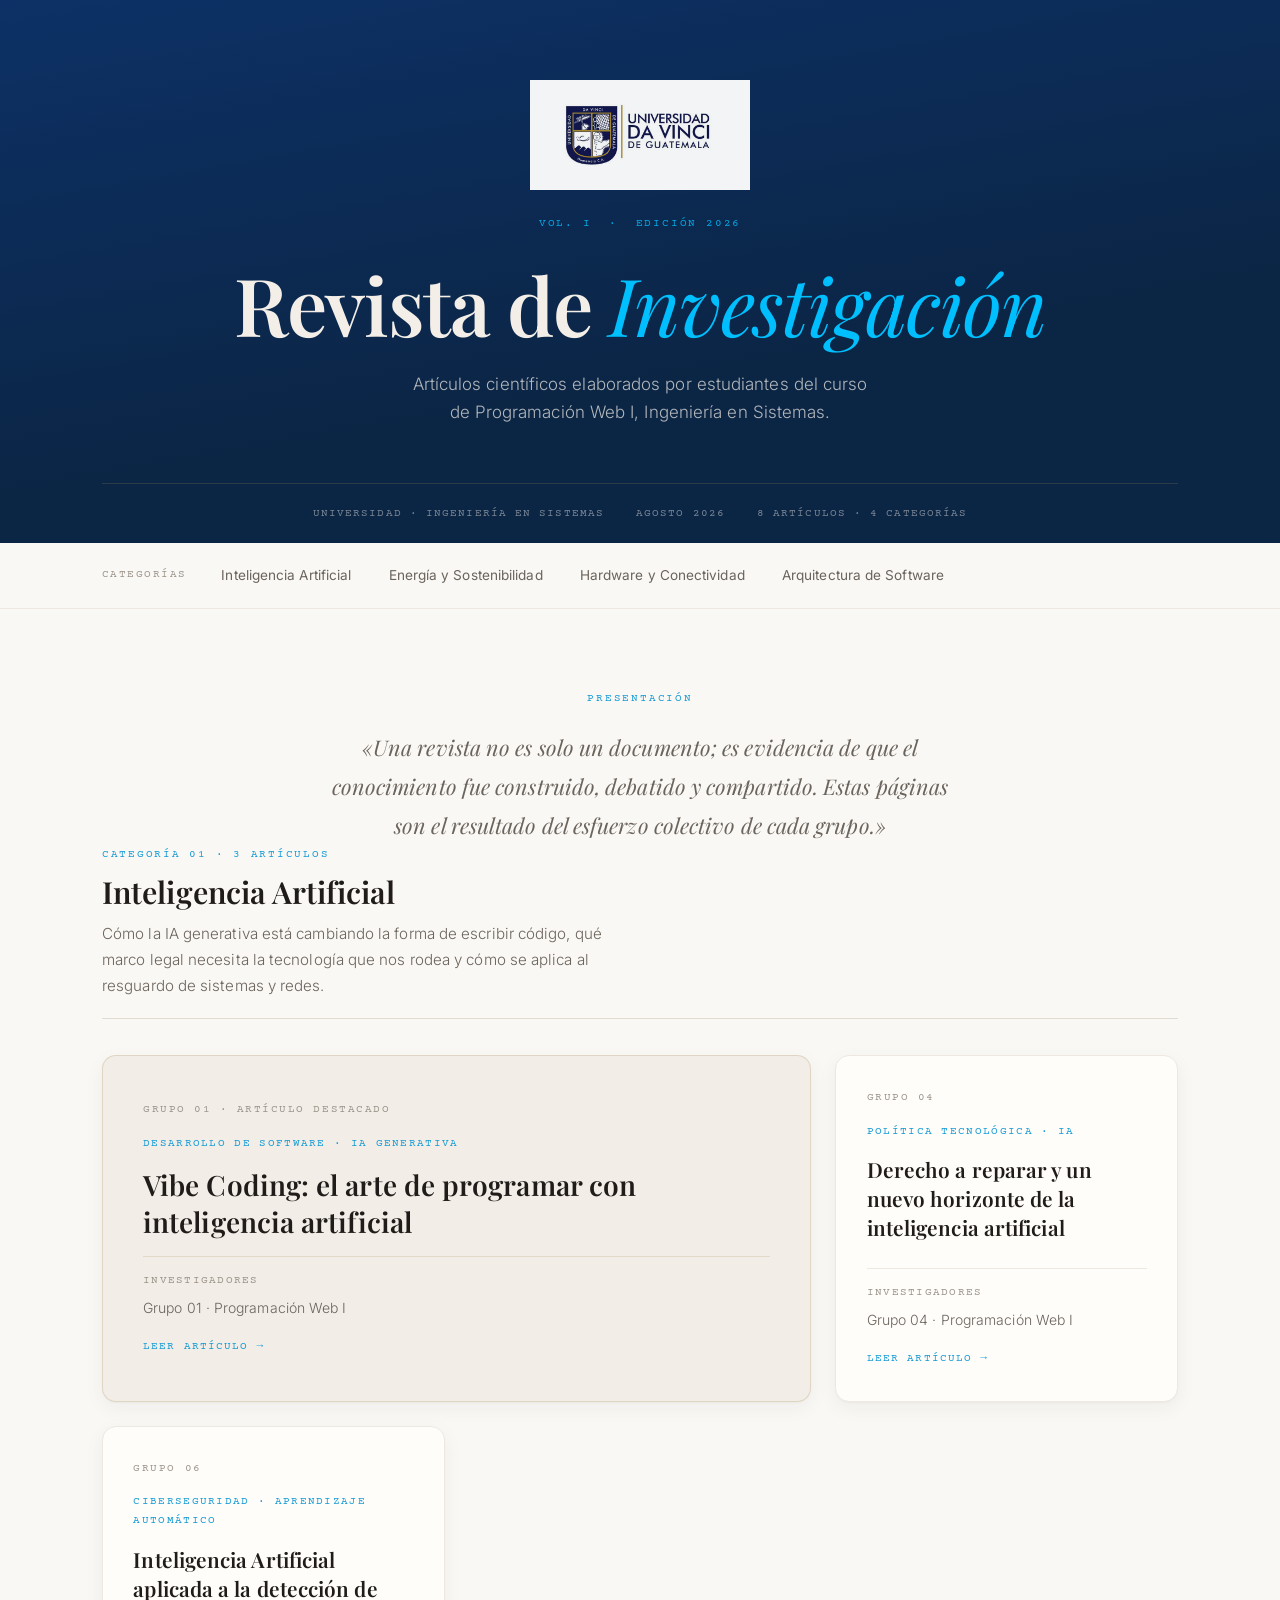
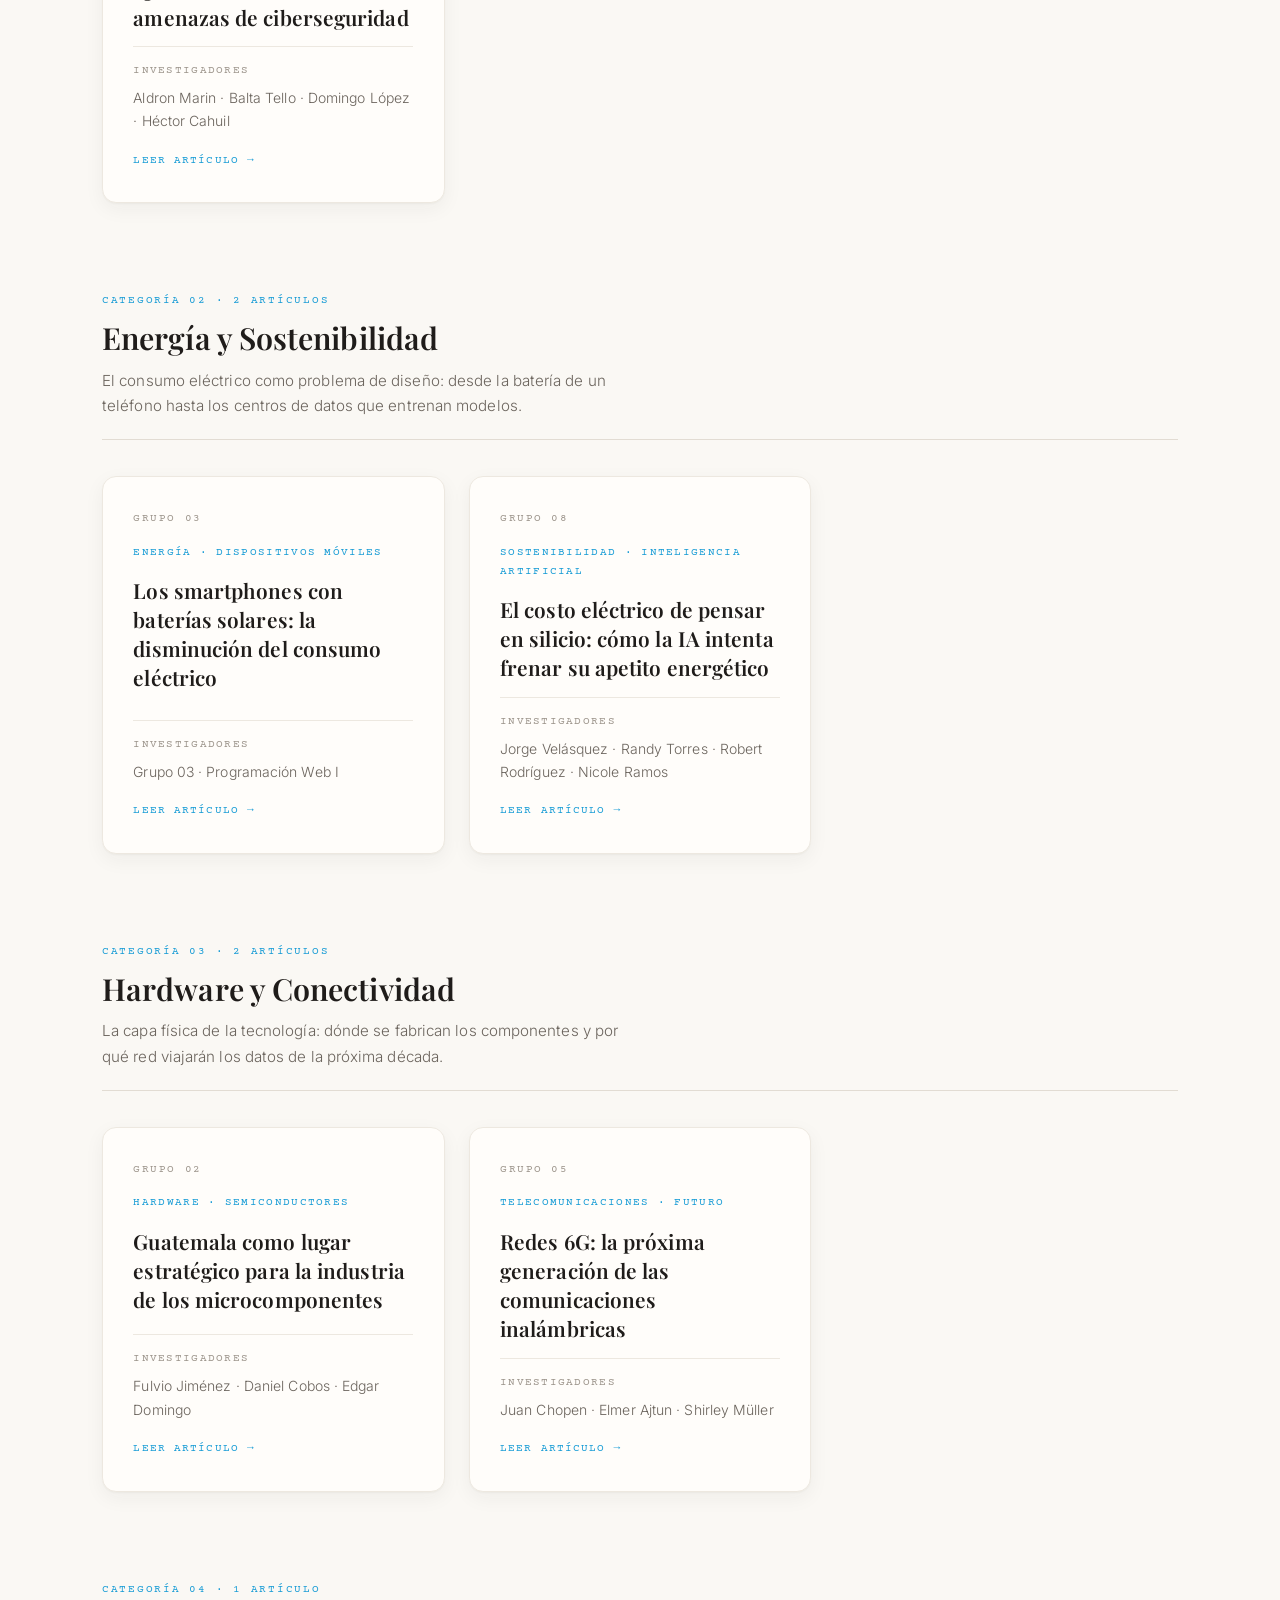
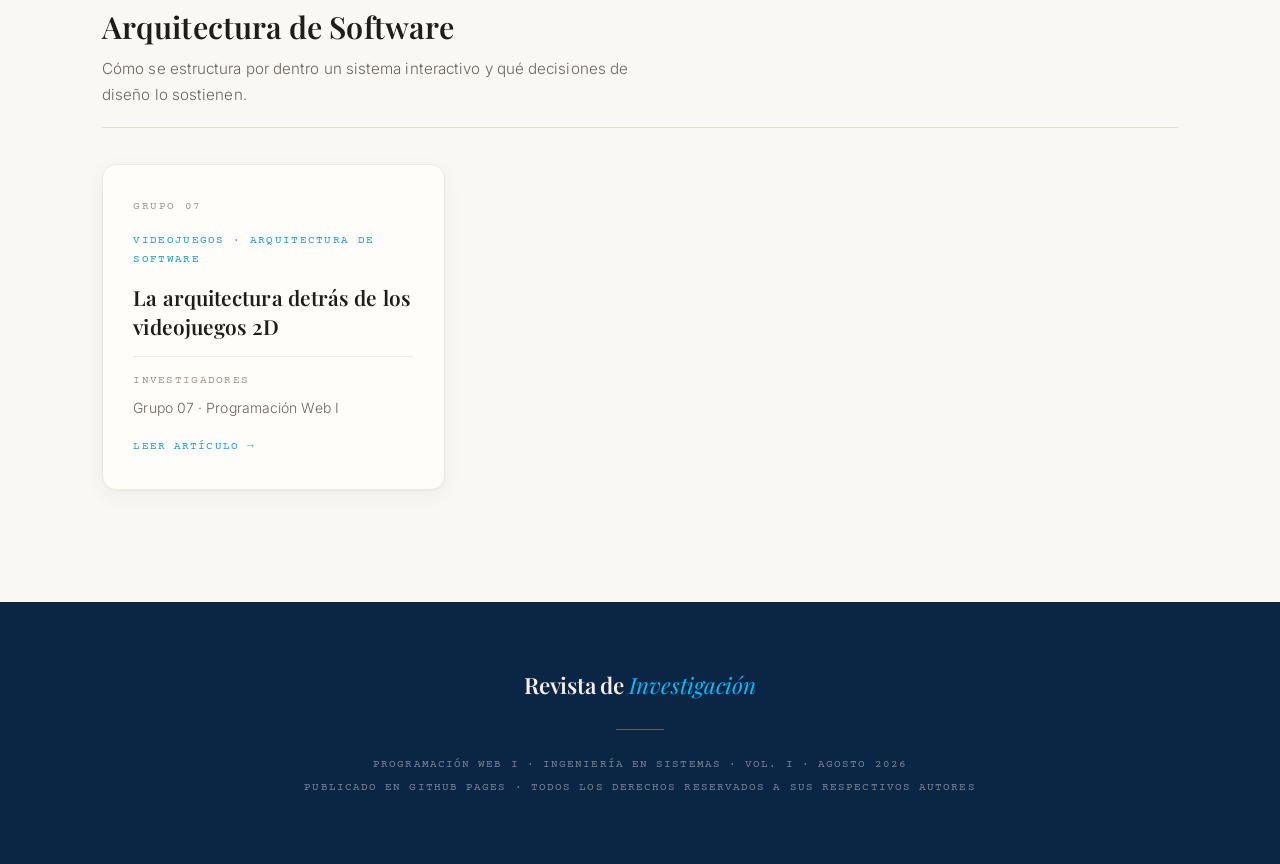
<file: index.html>
<!doctype html>
<html lang="es">
<head>
  <meta charset="utf-8">
  <meta http-equiv="refresh" content="0; url=grupos/">
  <link rel="canonical" href="grupos/">
  <meta name="viewport" content="width=device-width,initial-scale=1">
  <title>Redirigiendo…</title>
</head>
<body>
  Si no redirige automáticamente, haga clic <a href="grupos/">aquí</a>.
</body>
</html>
</file>
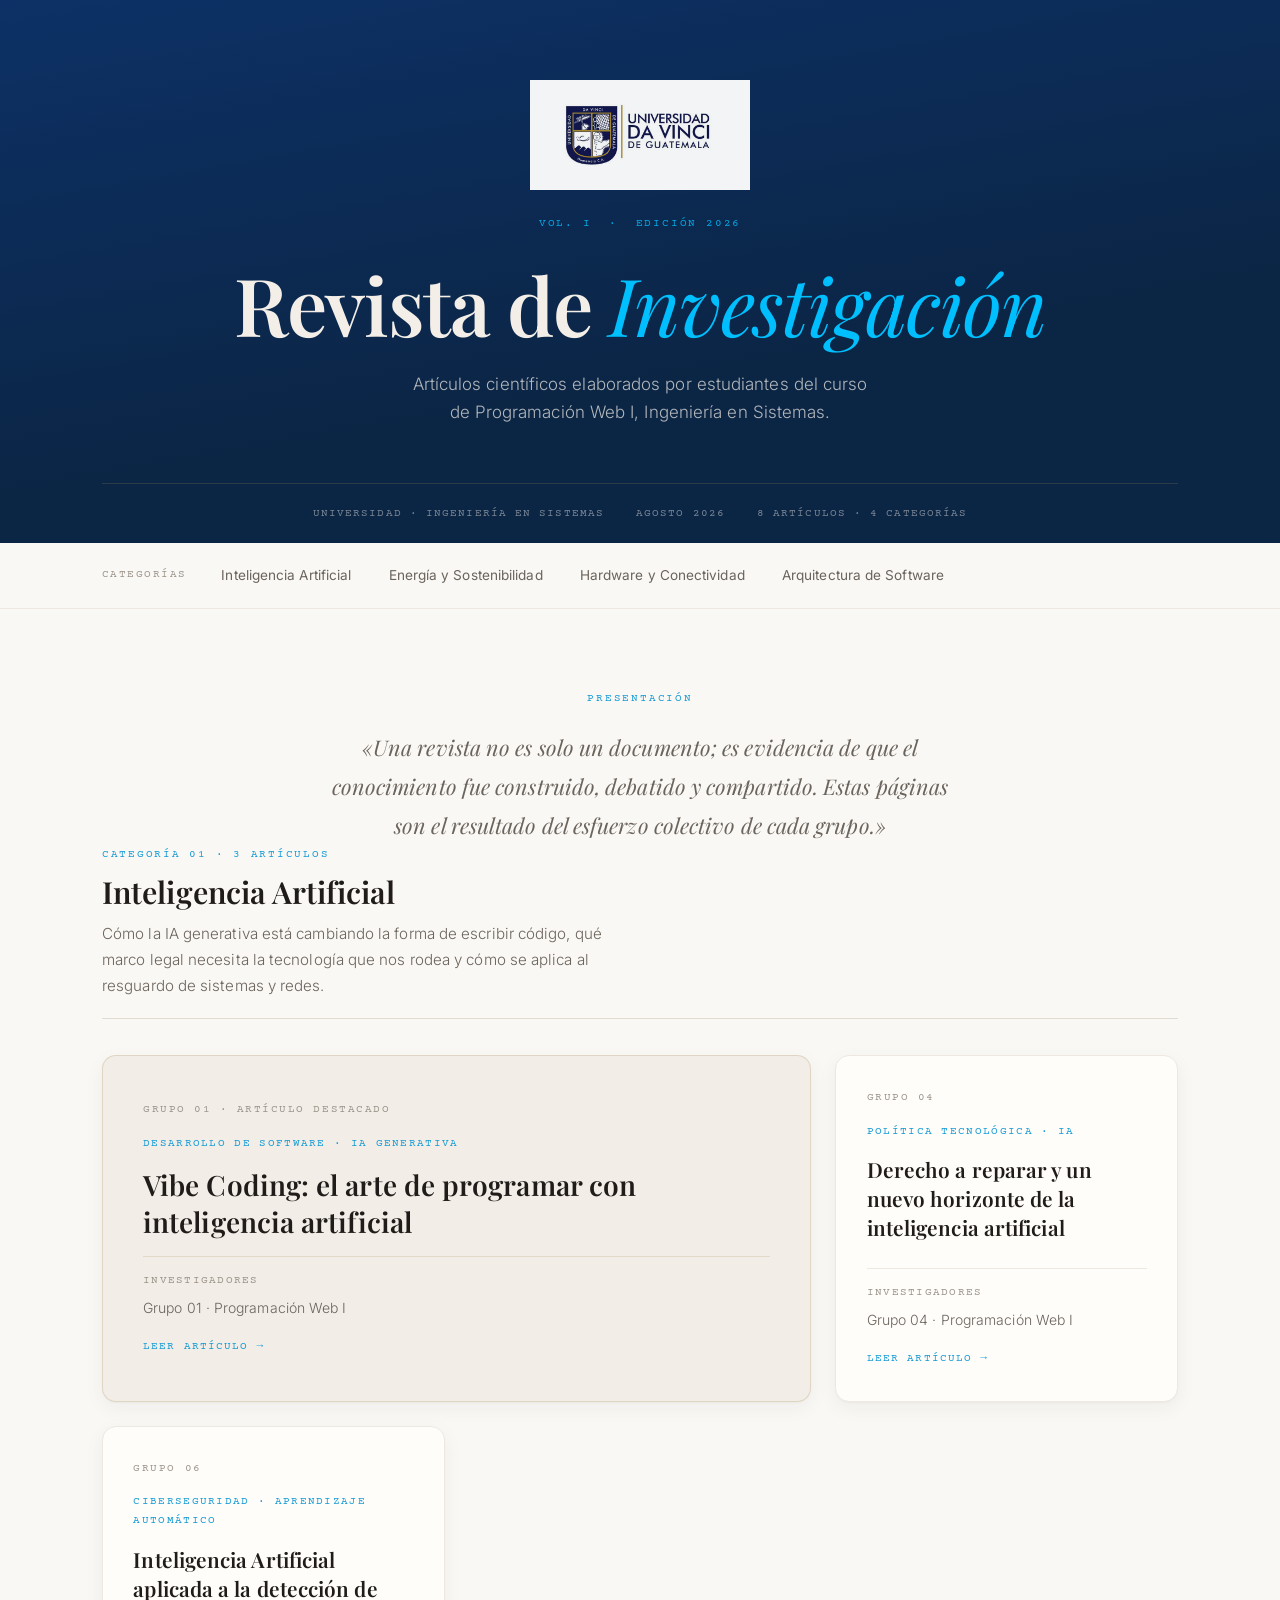
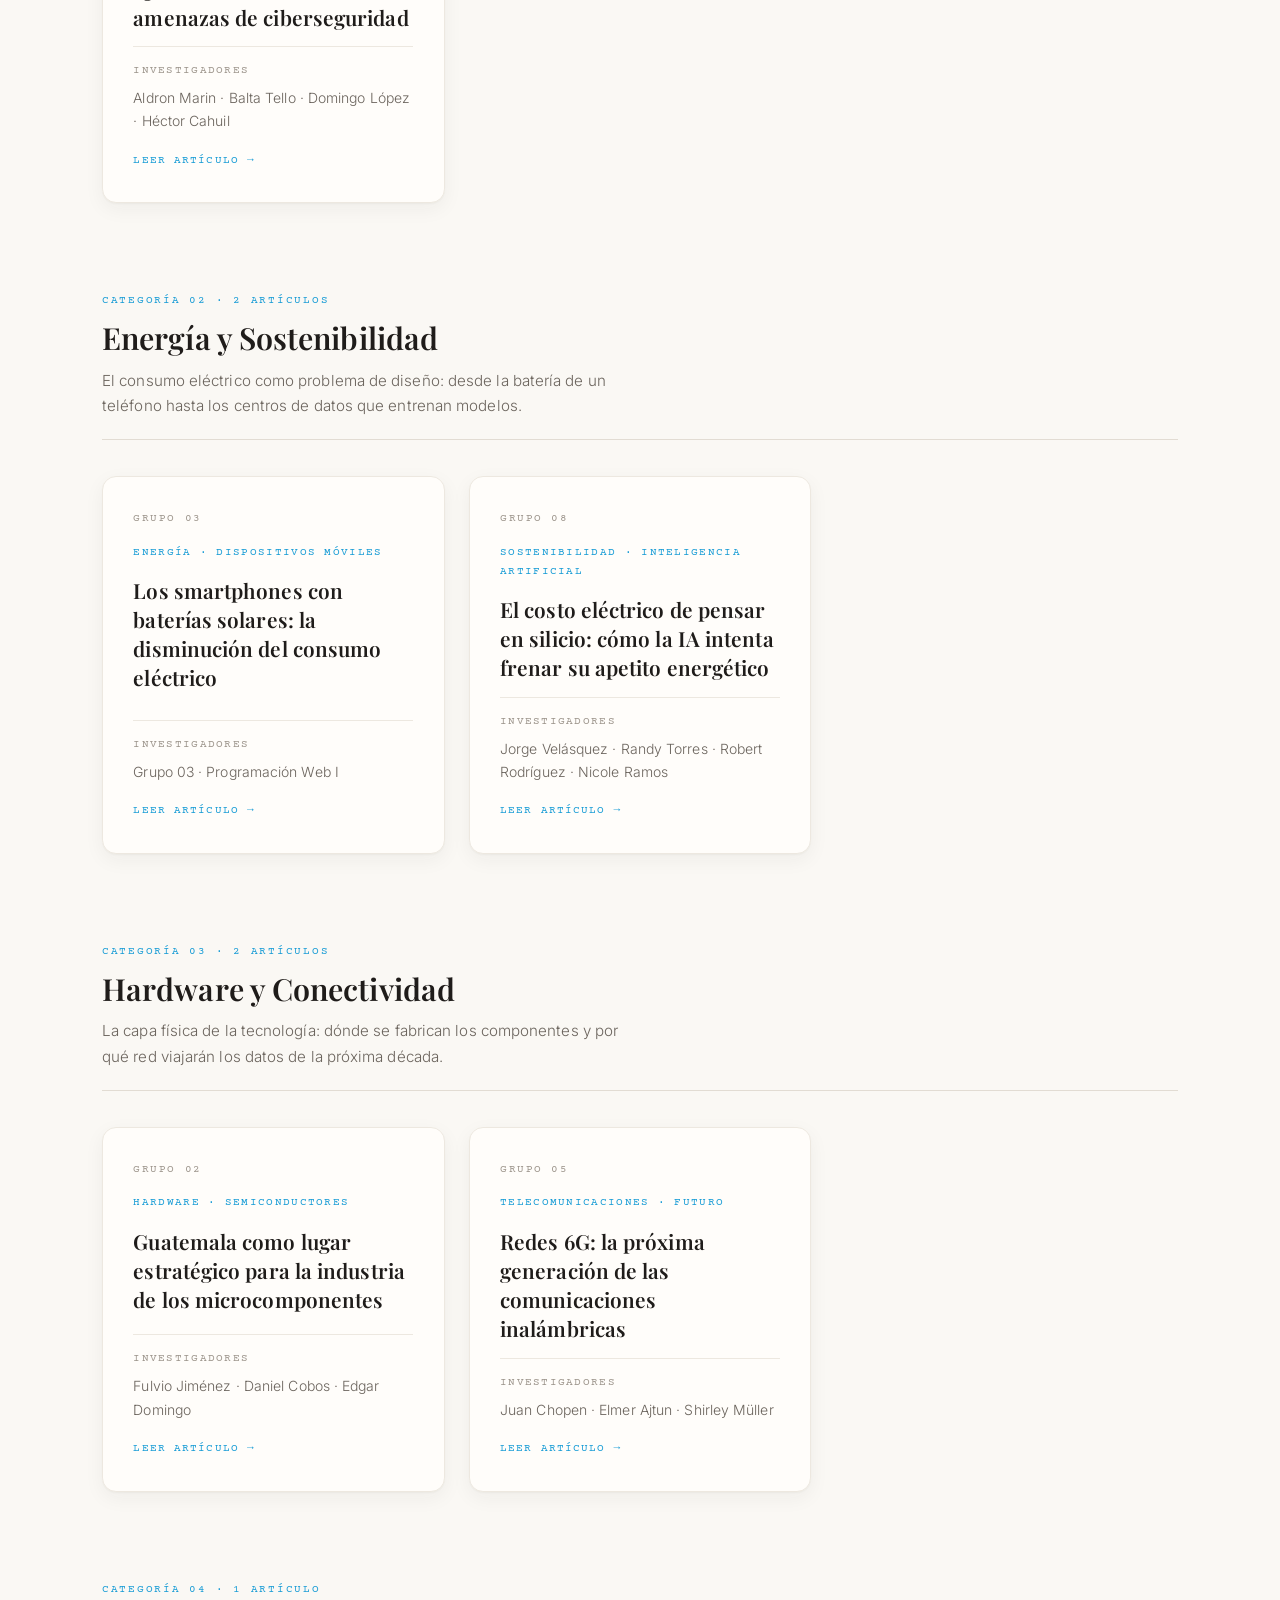
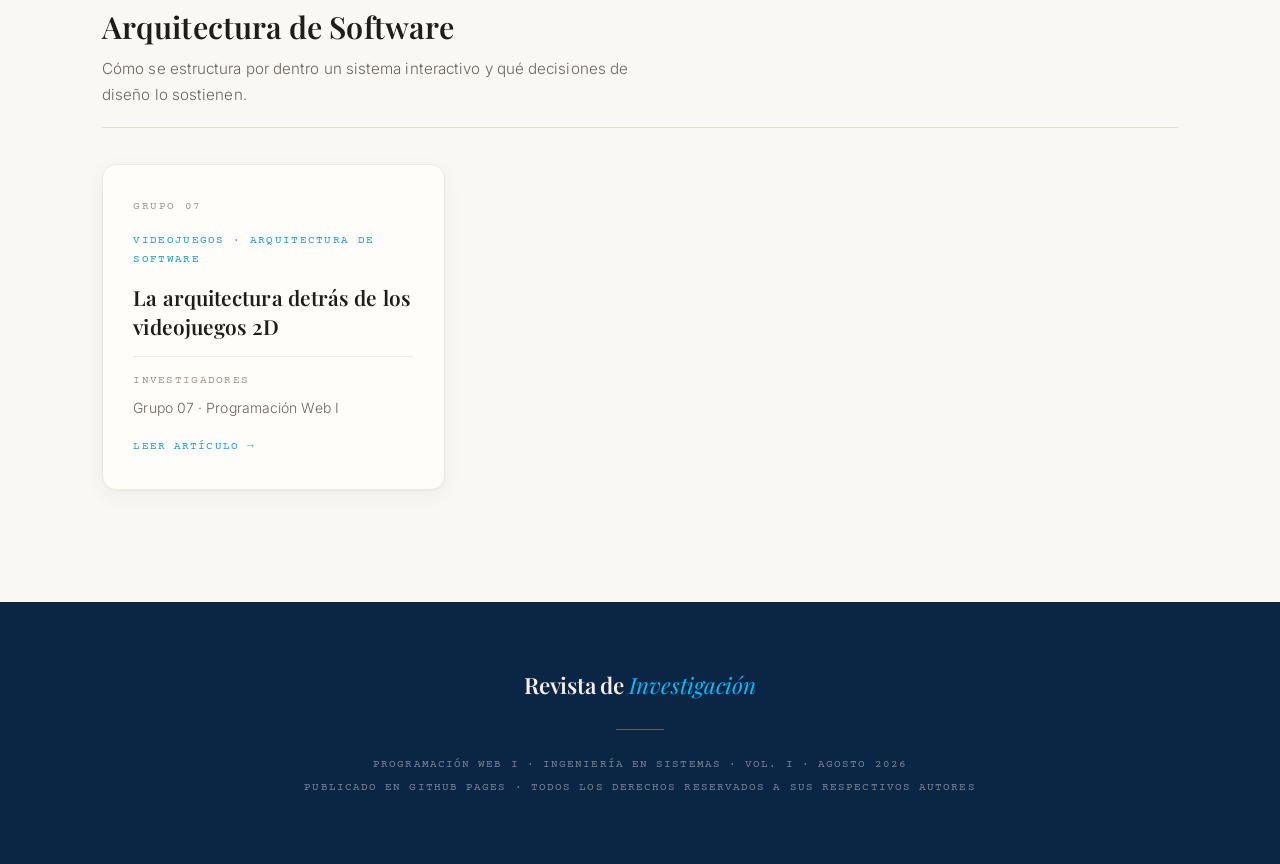
<file: grupos/index.html>
<!DOCTYPE html>
<html lang="es">
<head>
  <meta charset="UTF-8" />
  <meta name="viewport" content="width=device-width, initial-scale=1.0" />
  <title>Revista de Investigación — Programación Web I · 2026</title>
  <meta name="description" content="Edición especial de la Revista de Investigación del curso de Programación Web I, Ingeniería en Sistemas, 2026." />
  <meta name="color-scheme" content="light dark" />
  <meta name="theme-color" content="#FAF8F4" media="(prefers-color-scheme: light)" />
  <meta name="theme-color" content="#1A1917" media="(prefers-color-scheme: dark)" />
  <link rel="preconnect" href="https://fonts.googleapis.com" />
  <link rel="preconnect" href="https://fonts.gstatic.com" crossorigin />
  <link href="https://fonts.googleapis.com/css2?family=Playfair+Display:ital,wght@0,400;0,600;0,700;1,400&family=Inter:wght@300;400;500;600&family=Courier+Prime:ital@0;1&display=swap" rel="stylesheet" />
  <style>
    /* ── Paleta clara: papel cálido y tinta suave (sin negros puros) ─────── */
    :root {
      --ink:#2B2724;            /* tinta principal: marrón-grisáceo, no negro */
      --ink-strong:#1F1C1A;     /* titulares */
      --ink-soft:#6B645D;       /* texto secundario */
      --ink-muted:#9C948B;      /* metadatos */
      --paper:#FAF8F4;          /* fondo general */
      --paper-card:#FFFDFA;     /* fondo de tarjeta */
      --paper-deep:#F2EEE7;     /* zonas de descanso / destacado */
      --surface-dark:#0B2545;   /* masthead y footer: carbón cálido */
      --surface-dark-2:#0D3166;
      --on-dark:#F3EFE8;
      --on-dark-soft:rgba(243,239,232,.72);
      --on-dark-muted:rgba(243,239,232,.48);
      --rule:#E2DCD3;           /* líneas: nunca negro */
      --rule-soft:#EDE8E0;
      --gold:#169BD5;           /* acento desaturado */
      --gold-light:#00BFFF;
      --focus:#7C6A4A;
      --nav-bg:rgba(250,248,244,.88);
      --shadow:0 1px 2px rgba(43,39,36,.04), 0 6px 20px rgba(43,39,36,.05);
      --shadow-lift:0 2px 4px rgba(43,39,36,.05), 0 14px 34px rgba(43,39,36,.09);
      --radius:14px;
      --max-w:1140px;
      --f-display:'Playfair Display',Georgia,serif;
      --f-body:'Inter',system-ui,-apple-system,sans-serif;
      --f-mono:'Courier Prime','Courier New',monospace;
    }

    /* ── Paleta oscura automática: menos fatiga visual de noche ──────────── */
    @media (prefers-color-scheme: dark) {
      :root {
        --ink:#E4DFD7;
        --ink-strong:#F2EDE5;
        --ink-soft:#ABA49B;
        --ink-muted:#847D74;
        --paper:#1A1917;
        --paper-card:#232120;
        --paper-deep:#201E1C;
        --surface-dark:#081D3A;
        --surface-dark-2:#0B2850;
        --on-dark:#E4DFD7;
        --on-dark-soft:rgba(228,223,215,.72);
        --on-dark-muted:rgba(228,223,215,.45);
        --rule:#35322F;
        --rule-soft:#2C2A28;
        --gold:#169BD5;
        --gold-light:#00BFFF;
        --focus:#C9A662;
        --nav-bg:rgba(26,25,23,.88);
        --shadow:0 1px 2px rgba(0,0,0,.25), 0 6px 20px rgba(0,0,0,.22);
        --shadow-lift:0 2px 4px rgba(0,0,0,.3), 0 14px 34px rgba(0,0,0,.35);
      }
    }

    *,*::before,*::after{box-sizing:border-box;margin:0;padding:0}
    html{scroll-behavior:smooth;scroll-padding-top:5.5rem}
    body{
      background:var(--paper);color:var(--ink);
      font-family:var(--f-body);font-size:1.0625rem;font-weight:400;
      line-height:1.75;letter-spacing:.005em;
      -webkit-font-smoothing:antialiased;text-rendering:optimizeLegibility;
    }
    img{max-width:100%;display:block}
    a{color:inherit;text-decoration:none}
    :focus-visible{outline:2px solid var(--focus);outline-offset:3px;border-radius:6px}

    /* ── Masthead: degradado suave, sin trama ni sombras de texto ────────── */
    .masthead{
      background:linear-gradient(170deg,var(--surface-dark-2) 0%,var(--surface-dark) 65%);
      color:var(--on-dark);
    }
    .masthead__inner{max-width:var(--max-w);margin:0 auto;padding:5rem 2rem 0}
    .masthead__eyebrow{
      font-family:var(--f-mono);font-size:.7rem;letter-spacing:.16em;text-transform:uppercase;
      color:var(--gold-light);text-align:center;margin-bottom:1.75rem;opacity:.85;
    }
    .masthead__title{
      font-family:var(--f-display);font-size:clamp(2.6rem,6.5vw,5rem);
      font-weight:600;line-height:1.05;text-align:center;letter-spacing:-.015em;
      color:var(--on-dark);
    }
    .masthead__title em{font-style:italic;font-weight:400;color:var(--gold-light)}
    .masthead__subtitle{
      font-size:1.0625rem;font-weight:300;line-height:1.7;text-align:center;
      color:var(--on-dark-soft);max-width:46ch;margin:1.5rem auto 0;
    }
    .masthead__meta-bar{
      display:flex;flex-wrap:wrap;justify-content:center;gap:.5rem 2rem;
      padding:1.25rem 0;margin-top:3.5rem;
      border-top:1px solid rgba(201,166,98,.18);
      font-family:var(--f-mono);font-size:.68rem;letter-spacing:.1em;
      text-transform:uppercase;color:var(--on-dark-muted);
    }

    /* ── Navegación por categorías: pegajosa, para saltar entre secciones ── */
    .catnav{
      position:sticky;top:0;z-index:10;
      background:var(--nav-bg);backdrop-filter:blur(12px);-webkit-backdrop-filter:blur(12px);
      border-bottom:1px solid var(--rule-soft);
    }
    .catnav__inner{
      max-width:var(--max-w);margin:0 auto;padding:.85rem 2rem;
      display:flex;flex-wrap:wrap;align-items:center;gap:.5rem;
      overflow-x:auto;scrollbar-width:none;
    }
    .catnav__inner::-webkit-scrollbar{display:none}
    .catnav__label{
      font-family:var(--f-mono);font-size:.66rem;letter-spacing:.14em;
      text-transform:uppercase;color:var(--ink-muted);margin-right:.75rem;white-space:nowrap;
    }
    .catnav__link{
      font-size:.85rem;font-weight:400;color:var(--ink-soft);
      padding:.35rem .85rem;border-radius:999px;white-space:nowrap;
      border:1px solid transparent;
      transition:background .25s ease,color .25s ease,border-color .25s ease;
    }
    .catnav__link:hover,.catnav__link:focus-visible{
      background:var(--paper-deep);color:var(--ink-strong);border-color:var(--rule-soft);
    }

    /* ── Presentación (cita de apertura) ─────────────────────────────────── */
    .chapeau{max-width:62ch;margin:5rem auto 0;padding:0 2rem;text-align:center}
    .chapeau__label{
      display:block;font-family:var(--f-mono);font-size:.7rem;letter-spacing:.16em;
      text-transform:uppercase;color:var(--gold);margin-bottom:1.25rem;
    }
    .chapeau__text{
      font-family:var(--f-display);font-style:italic;font-weight:400;
      font-size:clamp(1.1rem,2.2vw,1.35rem);line-height:1.8;color:var(--ink-soft);
    }

    /* ── Categoría: encabezado con línea fina, no doble borde negro ──────── */
    .category{max-width:var(--max-w);margin:0 auto;padding:0 2rem}
    .category + .category{margin-top:5.5rem}
    .category:first-of-type{margin-top:5rem}
    .category__head{
      padding-bottom:1.25rem;margin-bottom:2.25rem;border-bottom:1px solid var(--rule);
    }
    .category__label{
      display:block;font-family:var(--f-mono);font-size:.68rem;letter-spacing:.16em;
      text-transform:uppercase;color:var(--gold);margin-bottom:.5rem;
    }
    .category__title{
      font-family:var(--f-display);font-size:clamp(1.5rem,3vw,1.9rem);
      font-weight:600;line-height:1.3;color:var(--ink-strong);
    }
    .category__desc{
      font-size:.95rem;font-weight:300;line-height:1.7;color:var(--ink-soft);
      max-width:60ch;margin-top:.6rem;
    }

    /* ── Rejilla de artículos: tarjetas separadas y redondeadas ──────────── */
    .articles-grid{
      display:grid;grid-template-columns:repeat(auto-fill,minmax(310px,1fr));gap:1.5rem;
    }
    .card{
      background:var(--paper-card);border:1px solid var(--rule-soft);
      border-radius:var(--radius);box-shadow:var(--shadow);
      padding:2rem 1.9rem;display:flex;flex-direction:column;gap:.9rem;
      transition:transform .35s cubic-bezier(.2,.7,.3,1),box-shadow .35s ease,border-color .35s ease;
    }
    .card:hover,.card:focus-visible{
      transform:translateY(-4px);box-shadow:var(--shadow-lift);border-color:var(--rule);
    }
    .card__number{
      font-family:var(--f-mono);font-size:.68rem;letter-spacing:.14em;
      text-transform:uppercase;color:var(--ink-muted);
    }
    .card__topic{
      font-family:var(--f-mono);font-size:.68rem;letter-spacing:.12em;
      text-transform:uppercase;color:var(--gold);
    }
    .card__title{
      font-family:var(--f-display);font-size:1.3rem;font-weight:600;
      line-height:1.4;color:var(--ink-strong);flex-grow:1;
    }
    .card__authors{
      font-size:.875rem;font-weight:300;line-height:1.65;color:var(--ink-soft);
      padding-top:1rem;border-top:1px solid var(--rule-soft);
    }
    .card__authors strong{
      display:block;font-family:var(--f-mono);font-size:.66rem;font-weight:400;
      letter-spacing:.12em;text-transform:uppercase;color:var(--ink-muted);
      margin-bottom:.35rem;
    }
    .card__cta{
      display:inline-flex;align-items:center;gap:.5rem;
      font-family:var(--f-mono);font-size:.7rem;letter-spacing:.1em;
      text-transform:uppercase;color:var(--gold);margin-top:.25rem;
    }
    .card__cta-arrow{transition:transform .3s cubic-bezier(.2,.7,.3,1)}
    .card:hover .card__cta-arrow,.card:focus-visible .card__cta-arrow{transform:translateX(5px)}

    /* Destacado: tono cálido, no un bloque negro de alto contraste */
    .card--featured{
      grid-column:span 2;background:var(--paper-deep);
      border-color:rgba(156,123,63,.22);padding:2.75rem 2.5rem;
    }
    .card--featured .card__title{font-size:1.75rem;line-height:1.32}
    .card--featured .card__authors{border-top-color:rgba(156,123,63,.18)}

    /* ── Footer ───────────────────────────────────────────────────────────── */
    .footer{
      background:var(--surface-dark);color:var(--on-dark-soft);
      margin-top:7rem;padding:4rem 2rem;text-align:center;
    }
    .footer__logo{
      font-family:var(--f-display);font-size:1.4rem;font-weight:600;
      color:var(--on-dark);letter-spacing:-.01em;
    }
    .footer__logo em{color:var(--gold-light);font-style:italic;font-weight:400}
    .footer__rule{width:48px;height:1px;background:rgba(201,166,98,.45);margin:1.5rem auto}
    .footer__meta{
      font-family:var(--f-mono);font-size:.68rem;letter-spacing:.1em;
      text-transform:uppercase;line-height:2.1;color:var(--on-dark-muted);
    }

    /* ── Responsive ───────────────────────────────────────────────────────── */
    @media (max-width:820px){
      .card--featured{grid-column:span 1;padding:2rem 1.9rem}
      .card--featured .card__title{font-size:1.45rem}
    }
    @media (max-width:640px){
      .masthead__inner{padding:3.5rem 1.5rem 0}
      .masthead__meta-bar{flex-direction:column;gap:.4rem;margin-top:2.5rem}
      .catnav__inner{padding:.75rem 1.5rem;flex-wrap:nowrap}
      .catnav__label{display:none}
      .category,.chapeau{padding-left:1.5rem;padding-right:1.5rem}
      .category:first-of-type{margin-top:3.5rem}
      .category + .category{margin-top:4rem}
      .chapeau{margin-top:3.5rem}
    }

    /* ── Movimiento: entrada corta y desactivable ─────────────────────────── */
    @keyframes fadeUp{from{opacity:0;transform:translateY(10px)}to{opacity:1;transform:none}}
    .card{animation:fadeUp .45s ease both}
    .card:nth-child(1){animation-delay:.04s}
    .card:nth-child(2){animation-delay:.1s}
    .card:nth-child(3){animation-delay:.16s}
    @media (prefers-reduced-motion:reduce){
      html{scroll-behavior:auto}
      *,*::before,*::after{animation:none !important;transition:none !important}
    }
  </style>
</head>
<body>
  <header class="masthead">
    <div class="masthead__inner">
    <img src="logo-udv.jpg" alt="Logo Universidad Da Vinci de Guatemala" style="height: 110px; margin: 0 auto 1.5rem; opacity: 0.95; display: block;">
      <p class="masthead__eyebrow">Vol. I &nbsp;·&nbsp; Edición 2026</p>
      <h1 class="masthead__title">Revista de <em>Investigación</em></h1>
      <p class="masthead__subtitle">Artículos científicos elaborados por estudiantes del curso de Programación Web I, Ingeniería en Sistemas.</p>
      <div class="masthead__meta-bar">
        <span>Universidad · Ingeniería en Sistemas</span>
        <span>Agosto 2026</span>
        <span>8 artículos · 4 categorías</span>
      </div>
    </div>
  </header>

  <nav class="catnav" aria-label="Categorías de la edición">
    <div class="catnav__inner">
      <span class="catnav__label">Categorías</span>
      <a class="catnav__link" href="#inteligencia-artificial">Inteligencia Artificial</a>
      <a class="catnav__link" href="#energia-sostenibilidad">Energía y Sostenibilidad</a>
      <a class="catnav__link" href="#hardware-conectividad">Hardware y Conectividad</a>
      <a class="catnav__link" href="#arquitectura-software">Arquitectura de Software</a>
    </div>
  </nav>

  <section class="chapeau">
    <span class="chapeau__label">Presentación</span>
    <p class="chapeau__text">«Una revista no es solo un documento; es evidencia de que el conocimiento fue construido, debatido y compartido. Estas páginas son el resultado del esfuerzo colectivo de cada grupo.»</p>
  </section>

  <!-- ── Categoría 1 ─────────────────────────────────────────────────────── -->
  <section class="category" id="inteligencia-artificial" aria-labelledby="cat-ia-title">
    <div class="category__head">
      <span class="category__label">Categoría 01 · 3 artículos</span>
      <h2 class="category__title" id="cat-ia-title">Inteligencia Artificial</h2>
      <p class="category__desc">Cómo la IA generativa está cambiando la forma de escribir código, qué marco legal necesita la tecnología que nos rodea y cómo se aplica al resguardo de sistemas y redes.</p>
    </div>
    <div class="articles-grid">
      <a href="grupo-01-vibe-coding/index.html" class="card card--featured" id="grupo-01">
        <span class="card__number">Grupo 01 · Artículo destacado</span>
        <span class="card__topic">Desarrollo de Software · IA Generativa</span>
        <h3 class="card__title">Vibe Coding: el arte de programar con inteligencia artificial</h3>
        <div class="card__authors"><strong>Investigadores</strong>Grupo 01 · Programación Web I</div>
        <span class="card__cta">Leer artículo <span class="card__cta-arrow" aria-hidden="true">→</span></span>
      </a>
      <a href="grupo-04-derecho-a-reparar-e-ia/index.html" class="card" id="grupo-04">
        <span class="card__number">Grupo 04</span>
        <span class="card__topic">Política Tecnológica · IA</span>
        <h3 class="card__title">Derecho a reparar y un nuevo horizonte de la inteligencia artificial</h3>
        <div class="card__authors"><strong>Investigadores</strong>Grupo 04 · Programación Web I</div>
        <span class="card__cta">Leer artículo <span class="card__cta-arrow" aria-hidden="true">→</span></span>
      </a>
      <a href="grupo-06-inteligencia-artificial/index.html" class="card" id="grupo-06">
        <span class="card__number">Grupo 06</span>
        <span class="card__topic">Ciberseguridad · Aprendizaje Automático</span>
        <h3 class="card__title">Inteligencia Artificial aplicada a la detección de amenazas de ciberseguridad</h3>
        <div class="card__authors"><strong>Investigadores</strong>Aldron Marin · Balta Tello · Domingo López · Héctor Cahuil</div>
        <span class="card__cta">Leer artículo <span class="card__cta-arrow" aria-hidden="true">→</span></span>
      </a>
    </div>
  </section>

  <!-- ── Categoría 2 ─────────────────────────────────────────────────────── -->
  <section class="category" id="energia-sostenibilidad" aria-labelledby="cat-energia-title">
    <div class="category__head">
      <span class="category__label">Categoría 02 · 2 artículos</span>
      <h2 class="category__title" id="cat-energia-title">Energía y Sostenibilidad</h2>
      <p class="category__desc">El consumo eléctrico como problema de diseño: desde la batería de un teléfono hasta los centros de datos que entrenan modelos.</p>
    </div>
    <div class="articles-grid">
      <a href="grupo-03-smartphone-luz-solar/index.html" class="card" id="grupo-03">
        <span class="card__number">Grupo 03</span>
        <span class="card__topic">Energía · Dispositivos Móviles</span>
        <h3 class="card__title">Los smartphones con baterías solares: la disminución del consumo eléctrico</h3>
        <div class="card__authors"><strong>Investigadores</strong>Grupo 03 · Programación Web I</div>
        <span class="card__cta">Leer artículo <span class="card__cta-arrow" aria-hidden="true">→</span></span>
      </a>
      <a href="grupo-08-reduccion-energia/index.html" class="card" id="grupo-08">
        <span class="card__number">Grupo 08</span>
        <span class="card__topic">Sostenibilidad · Inteligencia Artificial</span>
        <h3 class="card__title">El costo eléctrico de pensar en silicio: cómo la IA intenta frenar su apetito energético</h3>
        <div class="card__authors"><strong>Investigadores</strong>Jorge Velásquez · Randy Torres · Robert Rodríguez · Nicole Ramos</div>
        <span class="card__cta">Leer artículo <span class="card__cta-arrow" aria-hidden="true">→</span></span>
      </a>
    </div>
  </section>

  <!-- ── Categoría 3 ─────────────────────────────────────────────────────── -->
  <section class="category" id="hardware-conectividad" aria-labelledby="cat-hardware-title">
    <div class="category__head">
      <span class="category__label">Categoría 03 · 2 artículos</span>
      <h2 class="category__title" id="cat-hardware-title">Hardware y Conectividad</h2>
      <p class="category__desc">La capa física de la tecnología: dónde se fabrican los componentes y por qué red viajarán los datos de la próxima década.</p>
    </div>
    <div class="articles-grid">
      <a href="grupo-02-microcomponentes/index.html" class="card" id="grupo-02">
        <span class="card__number">Grupo 02</span>
        <span class="card__topic">Hardware · Semiconductores</span>
        <h3 class="card__title">Guatemala como lugar estratégico para la industria de los microcomponentes</h3>
        <div class="card__authors"><strong>Investigadores</strong>Fulvio Jiménez · Daniel Cobos · Edgar Domingo</div>
        <span class="card__cta">Leer artículo <span class="card__cta-arrow" aria-hidden="true">→</span></span>
      </a>
      <a href="grupo-05-redes-6g/index.html" class="card" id="grupo-05">
        <span class="card__number">Grupo 05</span>
        <span class="card__topic">Telecomunicaciones · Futuro</span>
        <h3 class="card__title">Redes 6G: la próxima generación de las comunicaciones inalámbricas</h3>
        <div class="card__authors"><strong>Investigadores</strong>Juan Chopen · Elmer Ajtun · Shirley Müller</div>
        <span class="card__cta">Leer artículo <span class="card__cta-arrow" aria-hidden="true">→</span></span>
      </a>
    </div>
  </section>

  <!-- ── Categoría 4 ─────────────────────────────────────────────────────── -->
  <section class="category" id="arquitectura-software" aria-labelledby="cat-arq-title">
    <div class="category__head">
      <span class="category__label">Categoría 04 · 1 artículo</span>
      <h2 class="category__title" id="cat-arq-title">Arquitectura de Software</h2>
      <p class="category__desc">Cómo se estructura por dentro un sistema interactivo y qué decisiones de diseño lo sostienen.</p>
    </div>
    <div class="articles-grid">
      <a href="grupo-07-arquitectura-videojuegos-2d/index.html" class="card" id="grupo-07">
        <span class="card__number">Grupo 07</span>
        <span class="card__topic">Videojuegos · Arquitectura de Software</span>
        <h3 class="card__title">La arquitectura detrás de los videojuegos 2D</h3>
        <div class="card__authors"><strong>Investigadores</strong>Grupo 07 · Programación Web I</div>
        <span class="card__cta">Leer artículo <span class="card__cta-arrow" aria-hidden="true">→</span></span>
      </a>
    </div>
  </section>

  <footer class="footer">
    <div class="footer__logo">Revista de <em>Investigación</em></div>
    <div class="footer__rule"></div>
    <p class="footer__meta">Programación Web I · Ingeniería en Sistemas · Vol. I · Agosto 2026<br>Publicado en GitHub Pages · Todos los derechos reservados a sus respectivos autores</p>
  </footer>
</body>
</html>
</file>
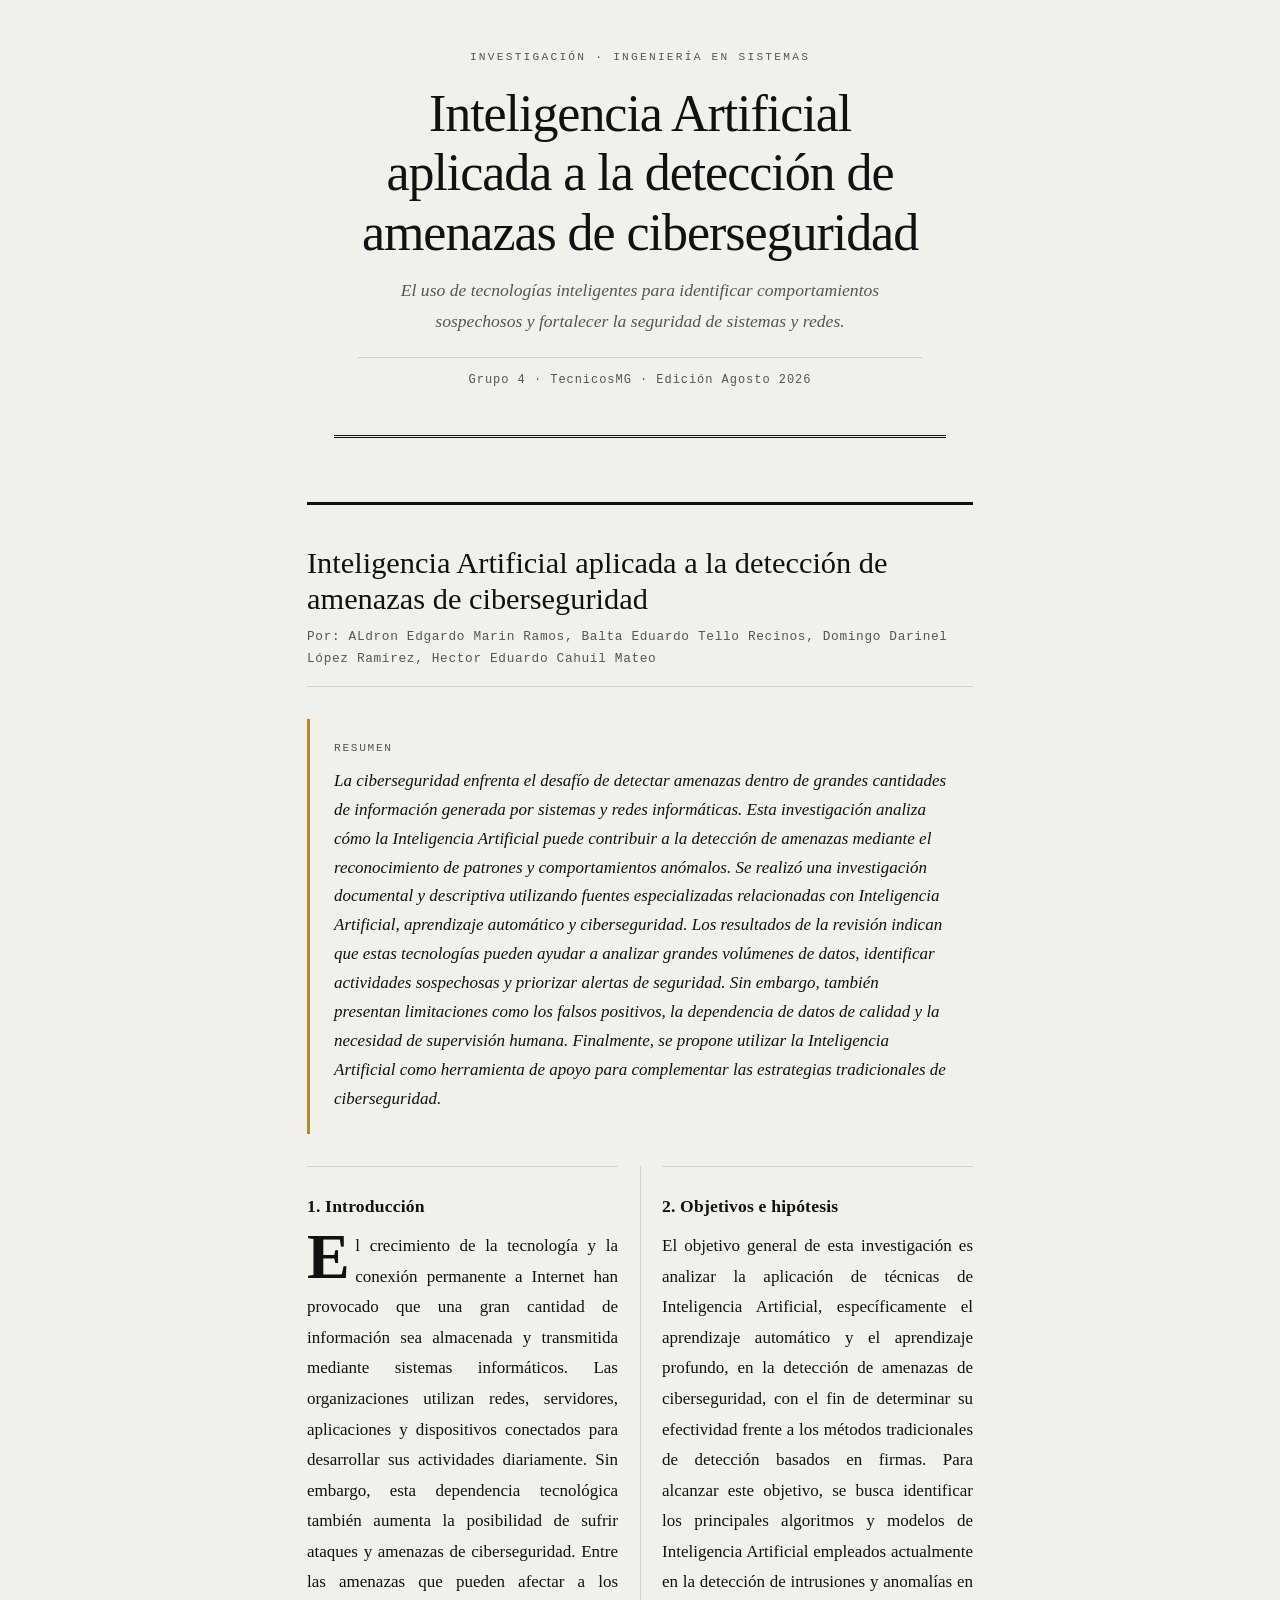
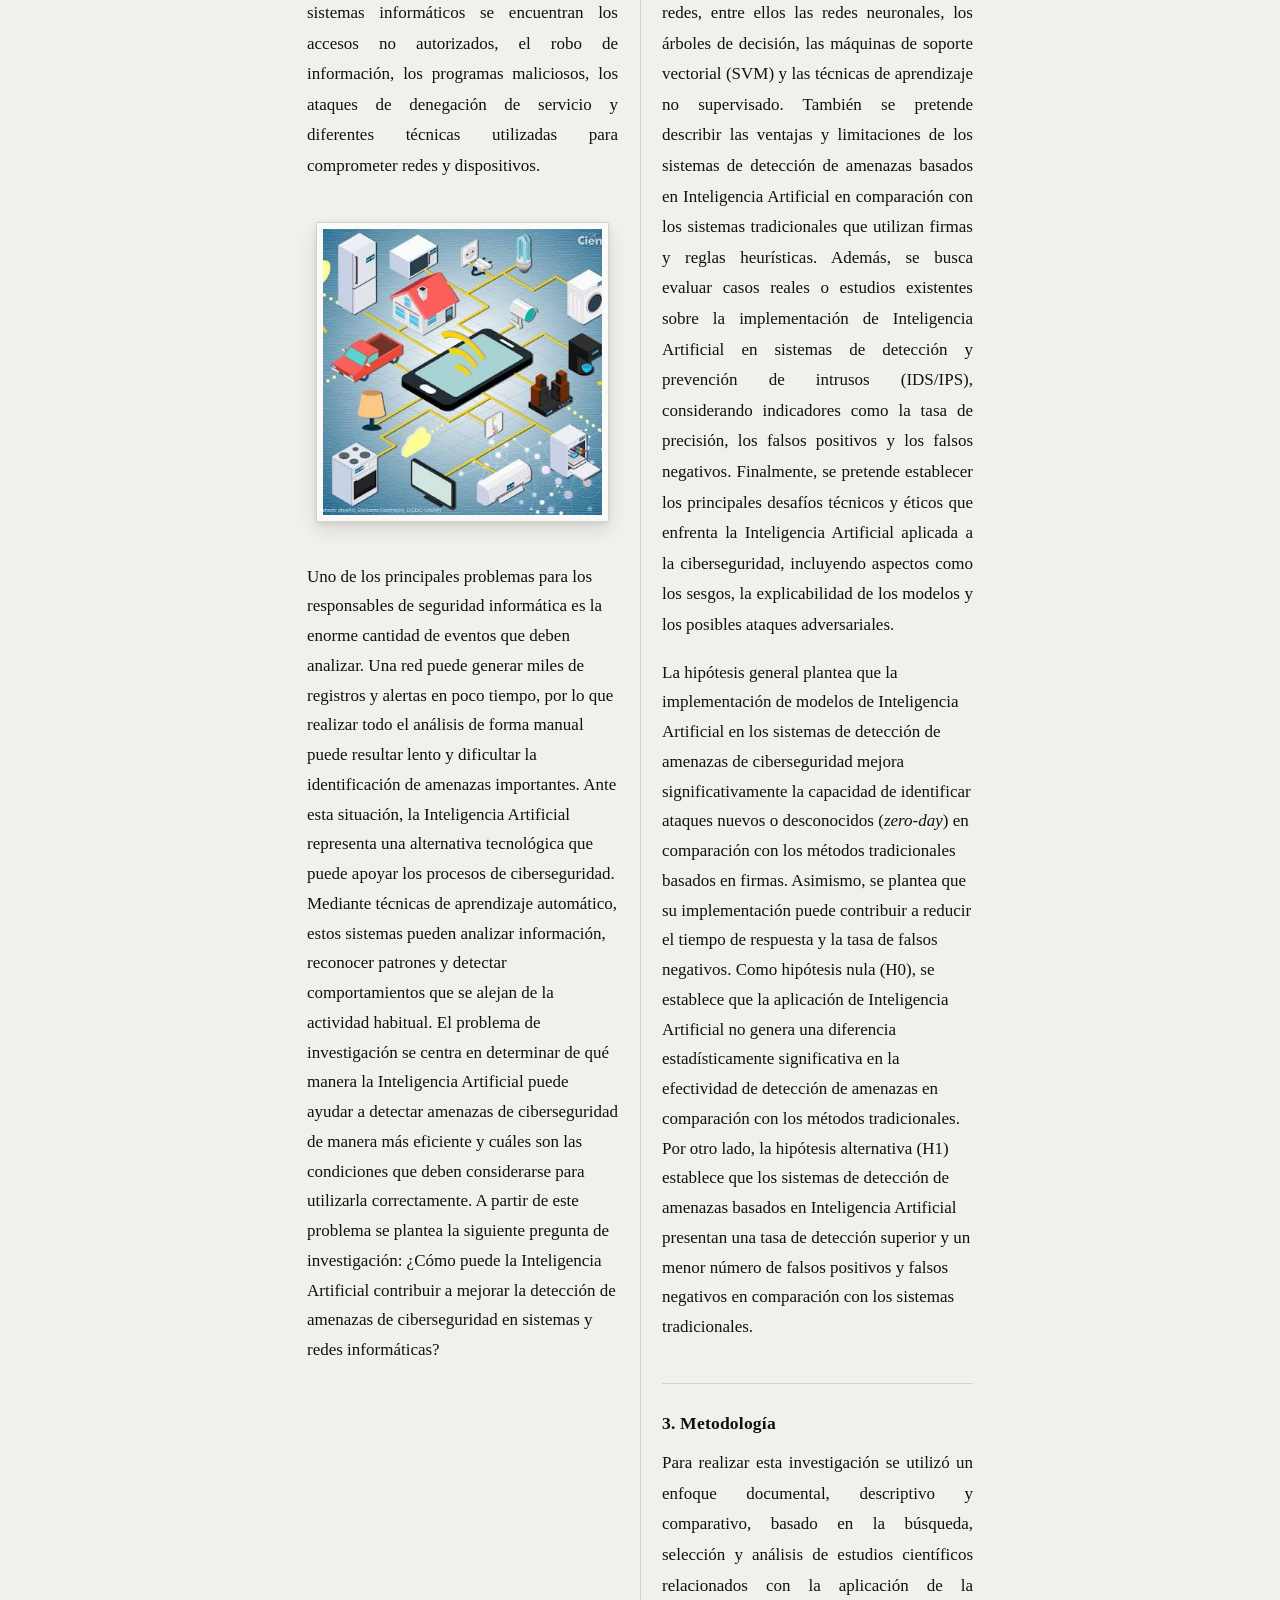
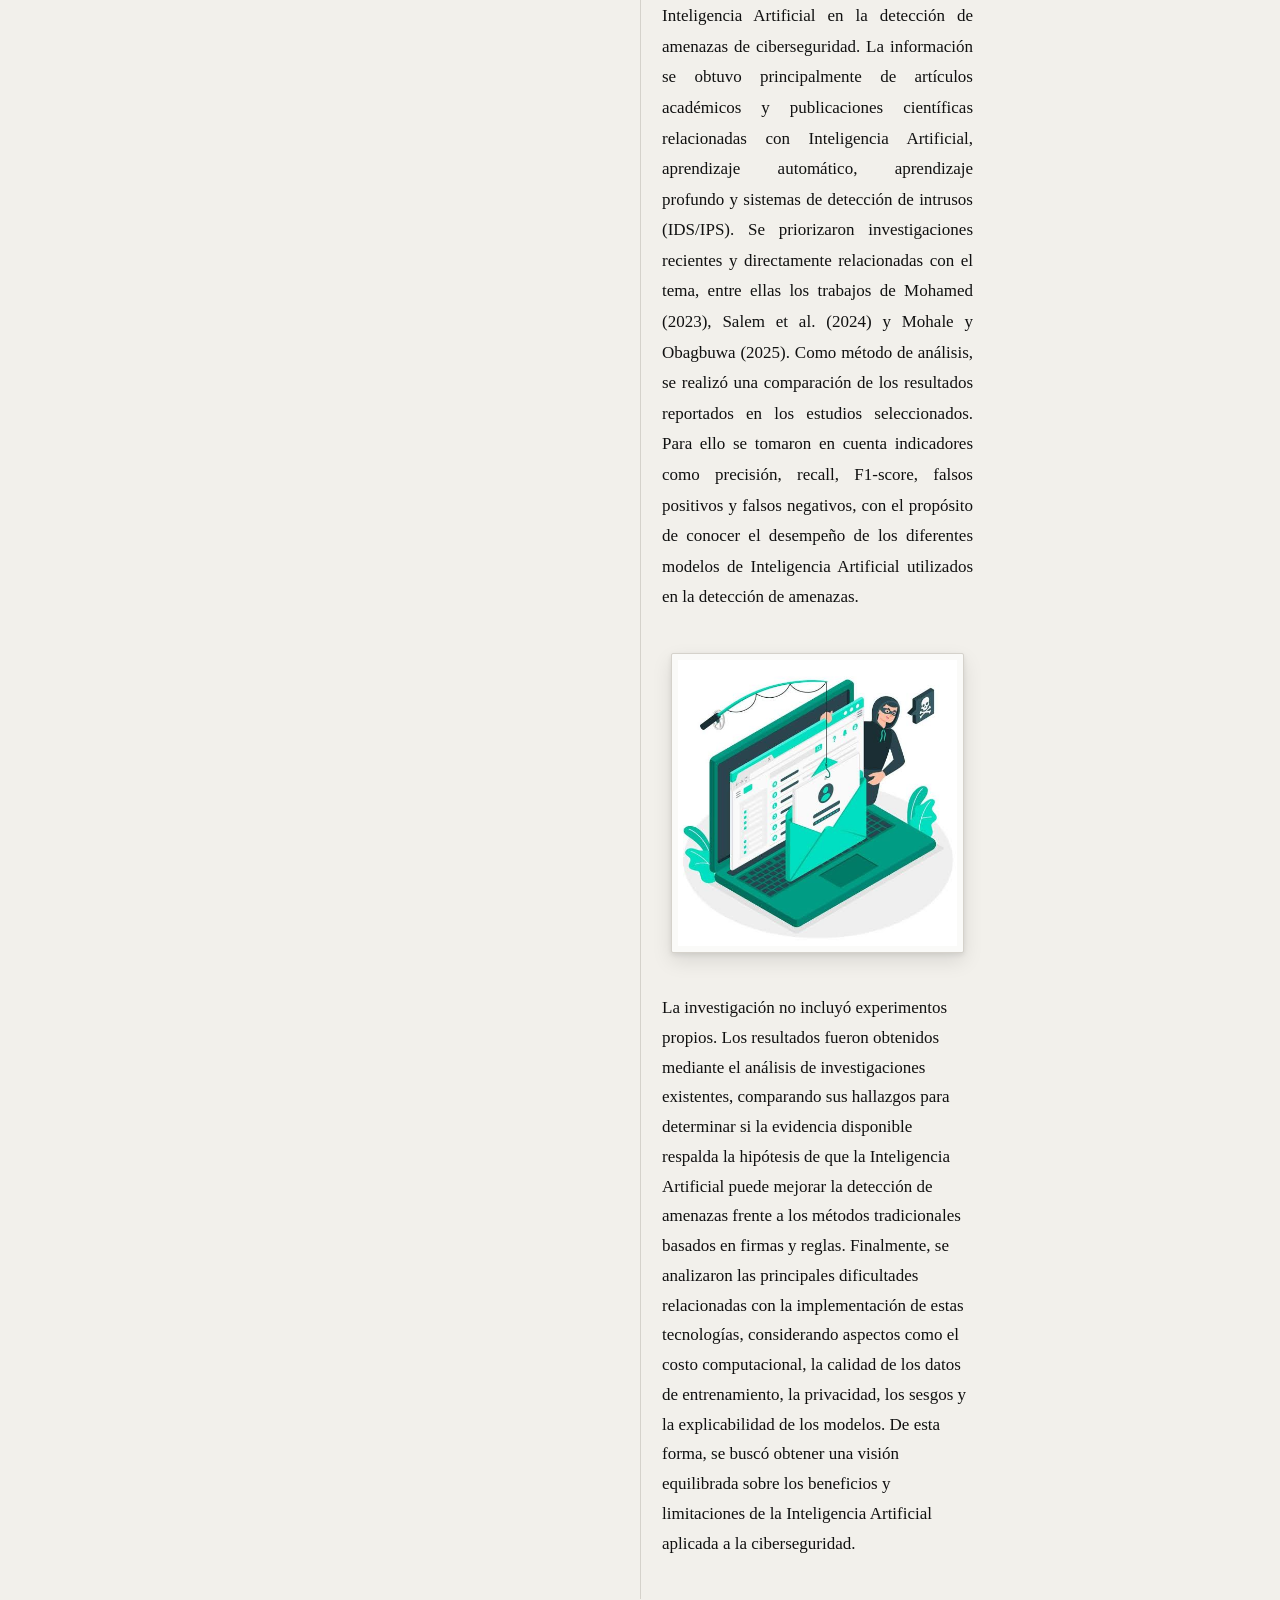
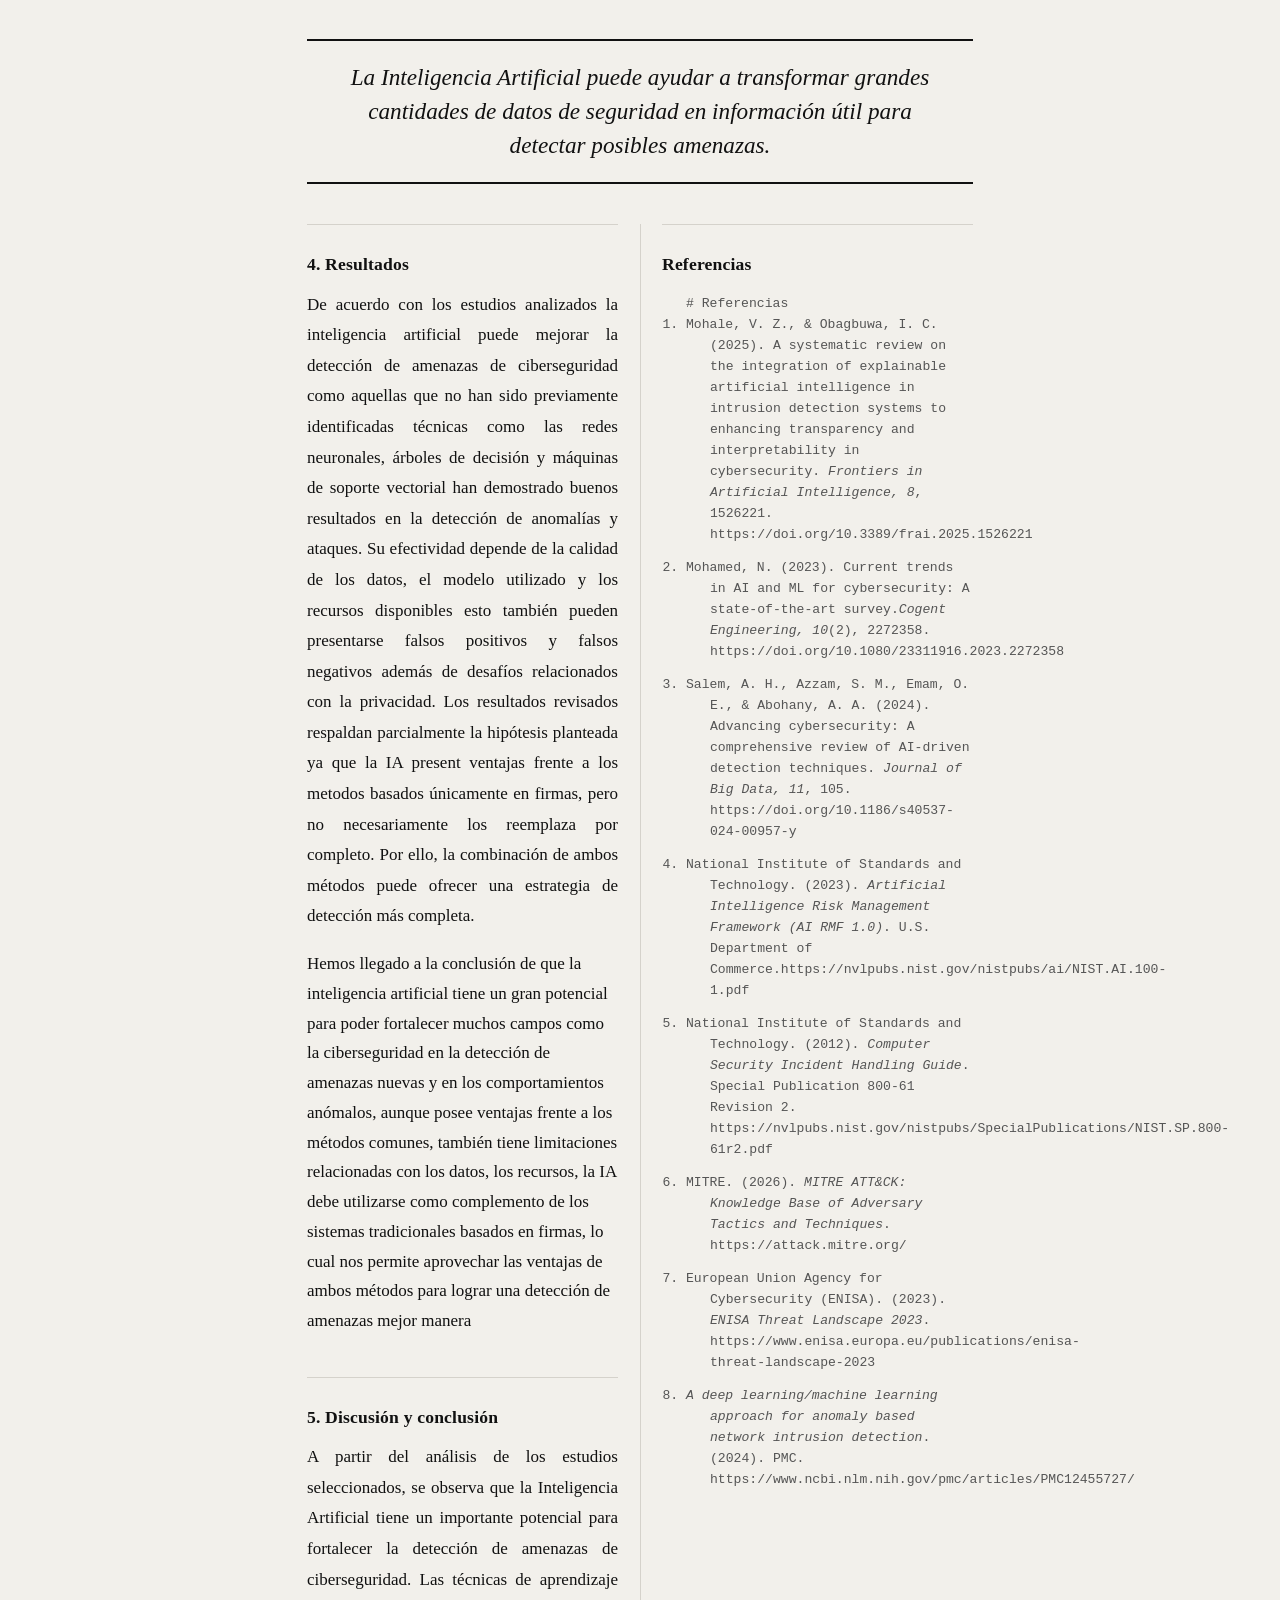
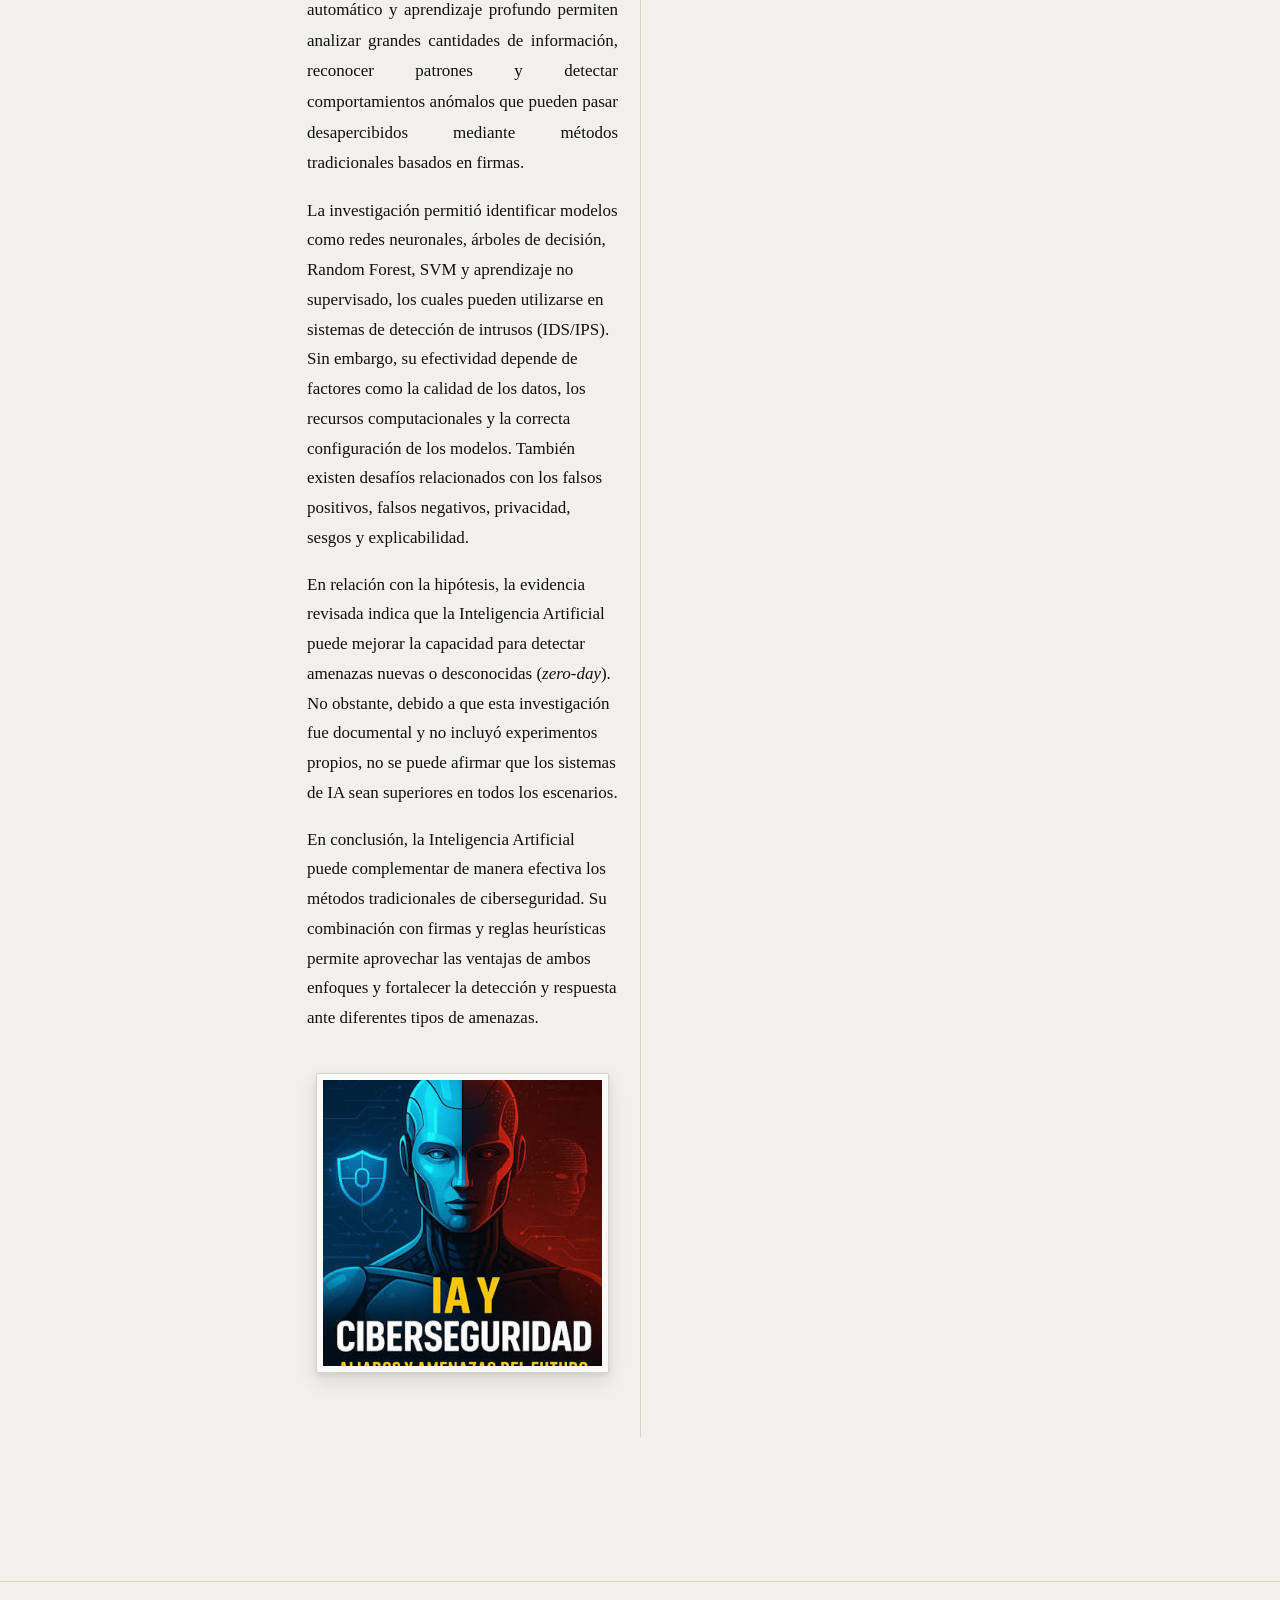
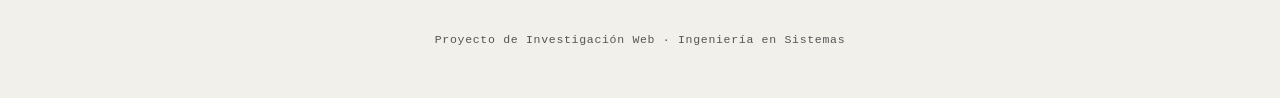
<file: grupos/grupo-06-inteligencia-artificial/index.html>
<!DOCTYPE html>
<html lang="es">
<head>
  <meta charset="UTF-8">
  <meta name="viewport" content="width=device-width, initial-scale=1.0">

  <title>
    Inteligencia Artificial aplicada a la detección de amenazas de ciberseguridad
    — Revista de Investigación
  </title>

  <link rel="stylesheet" href="css/estilos.css">
</head>

<body>

  <!-- ============================================================
       ENCABEZADO DE LA REVISTA
       ============================================================ -->

  <header class="revista__header">

    <span class="revista__eyebrow">
      Investigación · Ingeniería en Sistemas
    </span>

    <h1 class="revista__titulo">
      Inteligencia Artificial aplicada a la detección de amenazas de ciberseguridad
    </h1>

    <p class="revista__subtitulo">
      El uso de tecnologías inteligentes para identificar comportamientos
      sospechosos y fortalecer la seguridad de sistemas y redes.
    </p>

    <p class="revista__meta">
      Grupo 4 · TecnicosMG · Edición Agosto 2026
    </p>

  </header>


  <main>

    <!-- ============================================================
         ARTÍCULO CIENTÍFICO
         ============================================================ -->

    <article class="articulo">

      <h2 class="articulo__titulo">
        Inteligencia Artificial aplicada a la detección de amenazas
        de ciberseguridad
      </h2>

      <p class="articulo__autores">
        Por: ALdron Edgardo Marin Ramos, Balta Eduardo Tello Recinos, Domingo Darinel López Ramírez, Hector Eduardo Cahuil Mateo 
      </p>


      <!-- ============================================================
           RESUMEN
           ============================================================ -->

      <div class="articulo__resumen">

        <span class="articulo__resumen-titulo">
          Resumen
        </span>

        <p>
          La ciberseguridad enfrenta el desafío de detectar amenazas dentro
          de grandes cantidades de información generada por sistemas y redes
          informáticas. Esta investigación analiza cómo la Inteligencia
          Artificial puede contribuir a la detección de amenazas mediante el
          reconocimiento de patrones y comportamientos anómalos. Se realizó
          una investigación documental y descriptiva utilizando fuentes
          especializadas relacionadas con Inteligencia Artificial,
          aprendizaje automático y ciberseguridad. Los resultados de la
          revisión indican que estas tecnologías pueden ayudar a analizar
          grandes volúmenes de datos, identificar actividades sospechosas y
          priorizar alertas de seguridad. Sin embargo, también presentan
          limitaciones como los falsos positivos, la dependencia de datos de
          calidad y la necesidad de supervisión humana. Finalmente, se
          propone utilizar la Inteligencia Artificial como herramienta de
          apoyo para complementar las estrategias tradicionales de
          ciberseguridad.
        </p>

      </div>


      <!-- ============================================================
           CUERPO DEL ARTÍCULO
           ============================================================ -->

      <div class="articulo__cuerpo">


        <!-- ============================================================
             1. PLANTEAMIENTO DEL PROBLEMA
             ============================================================ -->

        <!-- Aporte: Aldron Edgardo Marin Ramos  -->

        <section class="seccion">

          <h3 class="seccion__titulo">
            1. Introducción
          </h3>


         <p class="seccion__texto">
         El crecimiento de la tecnología y la conexión permanente a
         Internet han provocado que una gran cantidad de información sea
         almacenada y transmitida mediante sistemas informáticos. Las
         organizaciones utilizan redes, servidores, aplicaciones y
         dispositivos conectados para desarrollar sus actividades
         diariamente. Sin embargo, esta dependencia tecnológica también
         aumenta la posibilidad de sufrir ataques y amenazas de ciberseguridad.

         Entre las amenazas que pueden afectar a los sistemas informáticos
         se encuentran los accesos no autorizados, el robo de información,
         los programas maliciosos, los ataques de denegación de servicio y
         diferentes técnicas utilizadas para comprometer redes y
         dispositivos.</p>   

         <img 
           src="assets/7436E61E-4267-4A9A-9281-3401B207D369.jpeg" 
           alt="Ciberseguridad y protección de redes"
           >

         <p>Uno de los principales problemas para los responsables de
         seguridad informática es la enorme cantidad de eventos que deben
         analizar. Una red puede generar miles de registros y alertas en
         poco tiempo, por lo que realizar todo el análisis de forma manual
         puede resultar lento y dificultar la identificación de amenazas
         importantes.

         Ante esta situación, la Inteligencia Artificial representa una
         alternativa tecnológica que puede apoyar los procesos de
         ciberseguridad. Mediante técnicas de aprendizaje automático,
         estos sistemas pueden analizar información, reconocer patrones y
         detectar comportamientos que se alejan de la actividad habitual.

         El problema de investigación se centra en determinar de qué
         manera la Inteligencia Artificial puede ayudar a detectar
         amenazas de ciberseguridad de manera más eficiente y cuáles son
         las condiciones que deben considerarse para utilizarla
         correctamente.

         A partir de este problema se plantea la siguiente pregunta de
         investigación:

         ¿Cómo puede la Inteligencia Artificial contribuir a mejorar la
         detección de amenazas de ciberseguridad en sistemas y redes
         informáticas?
         </p>

        </section>


        <!-- ============================================================
             2. HIPÓTESIS
             ============================================================ -->

        <!-- Aporte: Balta Eduardo Tello Recinos -->

        <section class="seccion">

          <h3 class="seccion__titulo">
            2. Objetivos e hipótesis
          </h3>

         <p class="seccion__texto">          
         El objetivo general de esta investigación es analizar la aplicación de       
         técnicas de Inteligencia Artificial, específicamente el aprendizaje
         automático y el aprendizaje profundo, en la detección de amenazas de
         ciberseguridad, con el fin de determinar su efectividad frente a los
         métodos tradicionales de detección basados en firmas.

         Para alcanzar este objetivo, se busca identificar los principales algoritmos
         y modelos de Inteligencia Artificial empleados actualmente en la detección
         de intrusiones y anomalías en redes, entre ellos las redes neuronales, los
         árboles de decisión, las máquinas de soporte vectorial (SVM) y las técnicas
         de aprendizaje no supervisado.
          
         También se pretende describir las ventajas y limitaciones de los sistemas
         de detección de amenazas basados en Inteligencia Artificial en comparación
         con los sistemas tradicionales que utilizan firmas y reglas heurísticas.
         Además, se busca evaluar casos reales o estudios existentes sobre la
         implementación de Inteligencia Artificial en sistemas de detección y
         prevención de intrusos (IDS/IPS), considerando indicadores como la tasa de
         precisión, los falsos positivos y los falsos negativos.
          
         Finalmente, se pretende establecer los principales desafíos técnicos y
         éticos que enfrenta la Inteligencia Artificial aplicada a la
         ciberseguridad, incluyendo aspectos como los sesgos, la explicabilidad de
         los modelos y los posibles ataques adversariales.</p>

         <p>La hipótesis general plantea que la implementación de modelos de
         Inteligencia Artificial en los sistemas de detección de amenazas de
         ciberseguridad mejora significativamente la capacidad de identificar
         ataques nuevos o desconocidos (<em>zero-day</em>) en comparación con los
         métodos tradicionales basados en firmas. Asimismo, se plantea que su
         implementación puede contribuir a reducir el tiempo de respuesta y la tasa
         de falsos negativos.

         Como hipótesis nula (H0), se establece que la aplicación de Inteligencia
         Artificial no genera una diferencia estadísticamente significativa en la
         efectividad de detección de amenazas en comparación con los métodos
         tradicionales.

         Por otro lado, la hipótesis alternativa (H1) establece que los sistemas de
         detección de amenazas basados en Inteligencia Artificial presentan una tasa
         de detección superior y un menor número de falsos positivos y falsos
         negativos en comparación con los sistemas tradicionales.
         </p>
        
        </section>


        <!-- ============================================================
             3. METODOLOGÍA
             ============================================================ -->

        <!-- Aporte: Domingo Darinel López Ramírez -->

        <section class="seccion">

          <h3 class="seccion__titulo">
         3. Metodología
         </h3>

         <p class="seccion__texto">
         Para realizar esta investigación se utilizó un enfoque documental,
         descriptivo y comparativo, basado en la búsqueda, selección y análisis de
         estudios científicos relacionados con la aplicación de la Inteligencia
         Artificial en la detección de amenazas de ciberseguridad.

         La información se obtuvo principalmente de artículos académicos y
         publicaciones científicas relacionadas con Inteligencia Artificial,
         aprendizaje automático, aprendizaje profundo y sistemas de detección de
         intrusos (IDS/IPS). Se priorizaron investigaciones recientes y
         directamente relacionadas con el tema, entre ellas los trabajos de
         Mohamed (2023), Salem et al. (2024) y Mohale y Obagbuwa (2025).

         Como método de análisis, se realizó una comparación de los resultados
         reportados en los estudios seleccionados. Para ello se tomaron en cuenta
         indicadores como precisión, recall, F1-score, falsos positivos y falsos
         negativos, con el propósito de conocer el desempeño de los diferentes
         modelos de Inteligencia Artificial utilizados en la detección de amenazas.</p>
         
         <img 
               src="assets/B4C85876-5A5D-482E-8C59-0D915694CC7D.jpeg" 
               alt="Ciberseguridad"
               >

         <p>La investigación no incluyó experimentos propios. Los resultados fueron
         obtenidos mediante el análisis de investigaciones existentes, comparando
         sus hallazgos para determinar si la evidencia disponible respalda la
         hipótesis de que la Inteligencia Artificial puede mejorar la detección de
         amenazas frente a los métodos tradicionales basados en firmas y reglas.

         Finalmente, se analizaron las principales dificultades relacionadas con
         la implementación de estas tecnologías, considerando aspectos como el
         costo computacional, la calidad de los datos de entrenamiento, la
         privacidad, los sesgos y la explicabilidad de los modelos. De esta forma,
         se buscó obtener una visión equilibrada sobre los beneficios y
         limitaciones de la Inteligencia Artificial aplicada a la ciberseguridad.
         </p>
        </section>


        <!-- ============================================================
             CITA DESTACADA
             ============================================================ -->

        <blockquote class="destacado">
          La Inteligencia Artificial puede ayudar a transformar grandes
          cantidades de datos de seguridad en información útil para detectar
          posibles amenazas.
        </blockquote>


        <!-- ============================================================
             4. RESULTADOS / HALLAZGOS
             ============================================================ -->

        <!-- Aporte: Hector Eduardo Cahuil Mateo -->

        <section class="seccion">

          <h3 class="seccion__titulo">
            4. Resultados
          </h3>

        <p class="seccion__texto">
         De acuerdo con los estudios analizados la inteligencia artificial puede mejorar
         la detección de amenazas de ciberseguridad como aquellas que no han sido
         previamente identificadas técnicas como las redes neuronales, árboles de
         decisión y máquinas de soporte vectorial han demostrado buenos resultados
         en la detección de anomalías y ataques.
         Su efectividad depende de la calidad de los datos, el modelo utilizado y los
         recursos disponibles esto también pueden presentarse falsos positivos y falsos
         negativos además de desafíos relacionados con la privacidad.
         Los resultados revisados respaldan parcialmente la hipótesis planteada ya que
         la IA present ventajas frente a los metodos basados únicamente en firmas,
         pero no necesariamente los reemplaza por completo. Por ello, la combinación
         de ambos métodos puede ofrecer una estrategia de detección más completa.
          </p>
         <p>
          Hemos llegado a la conclusión de que la inteligencia artificial tiene un gran
         potencial para poder fortalecer muchos campos como la ciberseguridad en la
         detección de amenazas nuevas y en los comportamientos anómalos, aunque
         posee ventajas frente a los métodos comunes, también tiene limitaciones
         relacionadas con los datos, los recursos, la IA debe utilizarse como
         complemento de los sistemas tradicionales basados en firmas, lo cual nos
         permite aprovechar las ventajas de ambos métodos para lograr una detección
         de amenazas mejor manera</p>

        </section>


        <!-- ============================================================
             5. CONCLUSIÓN / PROPUESTA
             ============================================================ -->

        <!-- Aporte: Aldron Edgardo Marin Ramos -->

        <section class="seccion">

          <h3 class="seccion__titulo">
            5. Discusión y conclusión
          </h3>

         <p class="seccion__texto">
          A partir del análisis de los estudios seleccionados, se observa que la Inteligencia 
          Artificial tiene un importante potencial para fortalecer la detección de amenazas de ciberseguridad.
          Las técnicas de aprendizaje automático y aprendizaje profundo permiten analizar grandes cantidades 
          de información, reconocer patrones y detectar comportamientos anómalos que pueden pasar desapercibidos 
          mediante métodos tradicionales basados en firmas.

          <p>La investigación permitió identificar modelos como redes neuronales, árboles de decisión, Random Forest, 
          SVM y aprendizaje no supervisado, los cuales pueden utilizarse en sistemas de detección de intrusos (IDS/IPS). 
          Sin embargo, su efectividad depende de factores como la calidad de los datos, los recursos computacionales y 
          la correcta configuración de los modelos. También existen desafíos relacionados 
          con los falsos positivos, falsos negativos, privacidad, sesgos y explicabilidad. </p>
          
          <p>En relación con la hipótesis, 
          la evidencia revisada indica que la Inteligencia Artificial puede mejorar la capacidad para detectar 
          amenazas nuevas o desconocidas (<em>zero-day</em>). No obstante, debido a que esta investigación fue 
          documental y no incluyó experimentos propios, no se puede afirmar que los sistemas de IA sean superiores en todos los escenarios.</p>

          <p>En conclusión, la Inteligencia Artificial puede complementar de manera efectiva los métodos tradicionales de ciberseguridad.
          Su combinación con firmas y reglas heurísticas permite aprovechar las ventajas de ambos enfoques
          y fortalecer la detección y respuesta ante diferentes tipos de amenazas.
          </p>

           <img 
               src="assets/BE4EC85C-46C8-4898-9A80-C1DBC80BB13E.jpeg" 
               alt="Seguridad"
            >
          

        </section>


        <!-- ============================================================
             REFERENCIAS
             Esta sección es bibliográfica y no corresponde a una etapa
             adicional del método científico.
             ============================================================ -->

        <!-- Aporte: Todo el grupo -->

        <section class="seccion">

          <h3 class="seccion__titulo">
            Referencias
          </h3>

          <ol class="referencias">

            # Referencias

  
            <li>
              Mohale, V. Z., &amp; Obagbuwa, I. C. (2025). A systematic review on the
              integration of explainable artificial intelligence in intrusion detection
              systems to enhancing transparency and interpretability in cybersecurity.
              <em>Frontiers in Artificial Intelligence, 8</em>, 1526221.
              https://doi.org/10.3389/frai.2025.1526221
  
            </li>

  
            <li>Mohamed, N. (2023). Current trends in AI and ML for cybersecurity:
              A state-of-the-art survey.<em>Cogent Engineering, 10</em>(2), 2272358.
              https://doi.org/10.1080/23311916.2023.2272358
  
            </li>

  
            <li> Salem, A. H., Azzam, S. M., Emam, O. E., &amp; Abohany, A. A. (2024).
               Advancing cybersecurity: A comprehensive review of AI-driven detection
               techniques. <em>Journal of Big Data, 11</em>, 105.
               https://doi.org/10.1186/s40537-024-00957-y
  
            </li>
            
            <li> National Institute of Standards and Technology. (2023).
               <em>Artificial Intelligence Risk Management Framework (AI RMF 1.0)</em>.
               U.S. Department of Commerce.https://nvlpubs.nist.gov/nistpubs/ai/NIST.AI.100-1.pdf
            </li>
            
            <li>
               National Institute of Standards and Technology. (2012).
               <em>Computer Security Incident Handling Guide</em>.
               Special Publication 800-61 Revision 2.
                https://nvlpubs.nist.gov/nistpubs/SpecialPublications/NIST.SP.800-61r2.pdf
            </li>
            
            <li>MITRE. (2026).
              <em>MITRE ATT&amp;CK: Knowledge Base of Adversary Tactics and Techniques</em>.
               https://attack.mitre.org/
            </li>
            <li>
              European Union Agency for Cybersecurity (ENISA). (2023).
              <em>ENISA Threat Landscape 2023</em>.
              https://www.enisa.europa.eu/publications/enisa-threat-landscape-2023
            </li>
            
            <li>
              <em>A deep learning/machine learning approach for anomaly based network
                intrusion detection</em>. (2024). PMC.
                 https://www.ncbi.nlm.nih.gov/pmc/articles/PMC12455727/
                </li>

          </ol>

        </section>

      </div>

    </article>

  </main>


  <!-- ============================================================
       1 inteligencia 
       ============================================================ -->

  <footer>
    Proyecto de Investigación Web · Ingeniería en Sistemas
  </footer>

</body>
</html>
</file>
<file: grupos/grupo-06-inteligencia-artificial/css/estilos.css>
/* ============================================================
   REVISTA DE INVESTIGACIÓN — Hoja de estilos base
   No eliminen las variables de :root ni las clases
   .revista__  /  .entrevista__  /  .etapa  /  .articulo__  /  .seccion
   Pueden AGREGAR reglas al final del archivo.
   ============================================================ */

/* ---------- Tokens de diseño ---------- */

:root {
  /* Paleta */
  --color-fondo:        #F2F0EB;   /* papel ligeramente cálido, evita el blanco puro */
  --color-papel:        #FAFAF8;   /* fondo de cada artículo */
  --color-tinta:        #111111;   /* texto principal — contraste máximo */
  --color-tinta-suave:  #555555;   /* metadatos, pies de foto, etiquetas */
  --color-acento:       #B5862A;   /* borde decorativo, anillo de foto */
  --color-acento-texto: #7A5511;   /* mismo tono, más oscuro — contraste WCAG AA */
  --color-acento-2:     #1A4D6B;   /* citas, enlaces */
  --color-linea:        #D5D2CB;   /* separadores internos */
  --color-regla:        #111111;   /* líneas negras de cabecera */

  /* Tipografía */
  --fuente-titulo: Georgia, 'Times New Roman', serif;
  --fuente-texto:  Georgia, 'Times New Roman', serif;  /* cuerpo también en serif = estilo editorial */
  --fuente-meta:   'Courier New', Courier, monospace;
}

/* ---------- Reset mínimo ---------- */

* {
  box-sizing: border-box;
}

html {
  scroll-behavior: smooth;
}

body {
  margin: 0;
  background-color: var(--color-fondo);
  color: var(--color-tinta);
  font-family: var(--fuente-texto);
  font-size: 1.0625rem;   /* 17px — legibilidad óptima en pantalla */
  line-height: 1.75;
}

img {
  max-width: 100%;
  height: auto;
  display: block;
}

a {
  color: var(--color-acento-2);
  text-decoration: underline;
  text-underline-offset: 3px;
}

/* ---------- Contenedor principal ---------- */

main {
  max-width: 72ch;    /* anchura basada en caracteres: ~66-72ch es el estándar editorial */
  margin: 0 auto;
  padding: 0 1.5rem 5rem;
}

/* ============================================================
   CABECERA DE LA REVISTA
   ============================================================ */

.revista__header {
  max-width: 72ch;
  margin: 0 auto;
  padding: 3rem 1.5rem 2rem;
  text-align: center;
  border-bottom: 3px double var(--color-regla);  /* doble línea = convención tipográfica editorial */
}

.revista__eyebrow {
  display: block;
  font-family: var(--fuente-meta);
  font-size: 0.7rem;
  letter-spacing: 0.2em;
  text-transform: uppercase;
  color: var(--color-tinta-suave);
  margin-bottom: 1rem;
}

.revista__titulo {
  font-family: var(--fuente-titulo);
  font-size: clamp(2rem, 5vw, 3.25rem);
  font-weight: normal;       /* los títulos de revista tipográficamente son weight normal en serif */
  line-height: 1.15;
  margin: 0 0 0.75rem;
  letter-spacing: -0.02em;
}

.revista__subtitulo {
  font-family: var(--fuente-titulo);
  font-style: italic;
  font-size: 1.1rem;
  color: var(--color-tinta-suave);
  margin: 0 0 1.25rem;
}

.revista__meta {
  font-family: var(--fuente-meta);
  font-size: 0.75rem;
  letter-spacing: 0.08em;
  color: var(--color-tinta-suave);
  border-top: 1px solid var(--color-linea);
  padding-top: 0.75rem;
  display: block;
}

/* ============================================================
   BLOQUE DE ENTREVISTA — un <article class="entrevista"> por integrante
   ============================================================ */

.entrevista {
  margin-top: 4rem;
  padding-top: 2.5rem;
  border-top: 3px solid var(--color-regla);
}

/* Encabezado del integrante */
.entrevista__encabezado {
  display: flex;
  gap: 1.5rem;
  align-items: flex-start;
  margin-bottom: 2rem;
}

.entrevista__foto {
  flex-shrink: 0;
  margin: 0;
}

.entrevista__foto img {
  width: 96px;
  height: 120px;             /* retrato rectangular — convención fotográfica editorial */
  object-fit: cover;
  object-position: top center;
  display: block;
  border: 1px solid var(--color-linea);
}

.entrevista__nombre {
  font-family: var(--fuente-titulo);
  font-size: 1.5rem;
  font-weight: normal;
  margin: 0 0 0.2rem;
  line-height: 1.2;
}

.entrevista__rol {
  font-family: var(--fuente-meta);
  font-size: 0.72rem;
  letter-spacing: 0.1em;
  text-transform: uppercase;
  color: var(--color-acento-texto);
  display: block;
  margin-top: 0.4rem;
}

/* ---------- Cuerpo editorial (columnas + drop cap) ---------- */

.entrevista__cuerpo {
  margin-top: 0.5rem;
}

/* ============================================================
   ETAPAS DEL MÉTODO CIENTÍFICO
   ============================================================ */

.etapa {
  padding: 1.5rem 0;
  border-top: 1px solid var(--color-linea);
  break-inside: avoid;
}

.etapa__numero {
  font-family: var(--fuente-meta);
  font-size: 0.7rem;
  letter-spacing: 0.15em;
  text-transform: uppercase;
  color: var(--color-tinta-suave);
  display: block;
  margin-bottom: 0.3rem;
}

.etapa__pregunta {
  font-family: var(--fuente-titulo);
  font-style: italic;
  font-size: 1.05rem;
  font-weight: normal;
  color: var(--color-tinta);
  margin: 0 0 0.75rem;
  line-height: 1.4;
}

.etapa__respuesta {
  margin: 0;
  color: var(--color-tinta);    /* texto principal en tinta plena, no gris */
  line-height: 1.8;             /* interlineado generoso para lectura larga */
  text-align: justify;
  hyphens: auto;
  -webkit-hyphens: auto;
}

/* ---------- Cita destacada (pull quote) ---------- */

.destacado {
  margin: 2.5rem 0;
  padding: 1.25rem 2rem;
  border-top: 2px solid var(--color-regla);
  border-bottom: 2px solid var(--color-regla);
  font-family: var(--fuente-titulo);
  font-style: italic;
  font-size: 1.45rem;
  line-height: 1.45;
  color: var(--color-tinta);
  text-align: center;
  column-span: all;   /* rompe columnas cuando está dentro de .entrevista__cuerpo */
}

/* ---------- Letra capital — primera respuesta ---------- */

.entrevista__cuerpo .etapa:first-of-type .etapa__respuesta::first-letter {
  font-family: var(--fuente-titulo);
  font-size: 4rem;
  font-weight: bold;
  float: left;
  line-height: 0.78;
  padding: 0.05rem 0.35rem 0 0;
  color: var(--color-tinta);
}

/* ---------- Accesibilidad: foco visible ---------- */

a:focus-visible,
button:focus-visible,
[tabindex]:focus-visible {
  outline: 3px solid var(--color-acento-2);
  outline-offset: 3px;
  border-radius: 2px;
}

/* ---------- Pie de página ---------- */

footer {
  text-align: center;
  padding: 3rem 1.5rem;
  font-family: var(--fuente-meta);
  font-size: 0.72rem;
  letter-spacing: 0.06em;
  color: var(--color-tinta-suave);
  border-top: 1px solid var(--color-linea);
  margin-top: 4rem;
}

/* ============================================================
   FORMATO ARTÍCULO CIENTÍFICO — alternativa a .entrevista
   Misma paleta, tipografía y sistema de columnas/impresión.
   ============================================================ */

.articulo {
  margin-top: 4rem;
  padding-top: 2.5rem;
  border-top: 3px solid var(--color-regla);
}

.articulo__titulo {
  font-family: var(--fuente-titulo);
  font-size: 1.9rem;
  font-weight: normal;
  line-height: 1.2;
  margin: 0 0 0.5rem;
}

.articulo__autores {
  font-family: var(--fuente-meta);
  font-size: 0.8rem;
  letter-spacing: 0.05em;
  color: var(--color-tinta-suave);
  margin: 0 0 2rem;
  border-bottom: 1px solid var(--color-linea);
  padding-bottom: 1rem;
}

/* Resumen / Abstract */
.articulo__resumen {
  margin-bottom: 2rem;
  padding: 1.25rem 1.5rem;
  border-left: 3px solid var(--color-acento);
  background-color: transparent;
}

.articulo__resumen-titulo {
  font-family: var(--fuente-meta);
  font-size: 0.7rem;
  text-transform: uppercase;
  letter-spacing: 0.15em;
  color: var(--color-tinta-suave);
  display: block;
  margin-bottom: 0.5rem;
}

.articulo__resumen p {
  font-style: italic;
  color: var(--color-tinta);
  margin: 0;
  line-height: 1.7;
}

.articulo__cuerpo {
  margin-top: 0.5rem;
}

/* Drop cap para la primera sección del artículo */
.articulo__cuerpo .seccion:first-of-type .seccion__texto::first-letter {
  font-family: var(--fuente-titulo);
  font-size: 4rem;
  font-weight: bold;
  float: left;
  line-height: 0.78;
  padding: 0.05rem 0.35rem 0 0;
  color: var(--color-tinta);
}

.seccion {
  padding: 1.5rem 0;
  border-top: 1px solid var(--color-linea);
  break-inside: avoid;
}

.seccion__titulo {
  font-family: var(--fuente-titulo);
  font-size: 1.1rem;
  font-weight: bold;
  letter-spacing: 0.01em;
  margin: 0 0 0.6rem;
}

.seccion__texto {
  margin: 0;
  color: var(--color-tinta);
  line-height: 1.8;
  text-align: justify;
  hyphens: auto;
  -webkit-hyphens: auto;
}

/* Referencias bibliográficas */
.referencias {
  font-family: var(--fuente-meta);
  font-size: 0.82rem;
  color: var(--color-tinta-suave);
  padding-left: 1.5rem;
  line-height: 1.6;
}

.referencias li {
  margin-bottom: 0.75rem;
  text-indent: -1.5rem;
  padding-left: 1.5rem;
}

/* ============================================================
   RESPONSIVE — pantallas medianas y grandes
   ============================================================ */

@media (min-width: 760px) {
  main {
    max-width: 84ch;    /* columnas dobles necesitan más ancho */
  }

  /* Columnas tipo revista en el cuerpo de entrevista */
  .entrevista__cuerpo {
    column-count: 2;
    column-gap: 2.75rem;
    column-rule: 1px solid var(--color-linea);
  }

  /* Columnas para el artículo científico */
  .articulo__cuerpo {
    column-count: 2;
    column-gap: 2.75rem;
    column-rule: 1px solid var(--color-linea);
  }
}

/* Móvil pequeño */
@media (max-width: 480px) {
  .entrevista__encabezado {
    flex-direction: column;
  }

  .entrevista__foto img {
    width: 80px;
    height: 100px;
  }

  .entrevista__cuerpo .etapa:first-of-type .etapa__respuesta::first-letter {
    font-size: 3rem;
  }
}

/* ============================================================
   IMPRESIÓN / EXPORTAR A PDF
   ============================================================ */

@media print {
  body {
    background: #FFFFFF;
    font-size: 10.5pt;
    line-height: 1.6;
  }

  main {
    max-width: 100%;
    padding: 0;
  }

  .entrevista,
  .articulo {
    border-top: 2pt solid #000000;
    margin-top: 2.5rem;
    padding-top: 1.5rem;
  }

  .entrevista__cuerpo,
  .articulo__cuerpo {
    column-count: 2;
    column-gap: 2rem;
  }

  .revista__header {
    border-bottom: 2pt double #000000;
  }

  footer {
    display: none;
  }

  a {
    color: #000000;
    text-decoration: none;
  }

  a[href]::after {
    content: " (" attr(href) ")";
    font-size: 0.75em;
    color: #555555;
  }
}
/* ============================================================
   IMÁGENES — ESTILO REVISTA DE INVESTIGACIÓN
   ============================================================ */

.seccion img {
  display: block;
  width: 94%;
  max-width: 680px;
  height: 300px;
  object-fit: cover;
  margin: 2.5rem auto;

  padding: 6px;
  background-color: var(--color-papel);
  border: 1px solid var(--color-linea);
  border-radius: 2px;

  box-shadow:
    0 2px 5px rgba(0, 0, 0, 0.08),
    0 8px 20px rgba(0, 0, 0, 0.10);
}

/* ============================================================
   IMÁGENES EN CELULAR
   ============================================================ */

@media (max-width: 480px) {
  .seccion img {
    width: 100%;
    height: 230px;
    padding: 4px;
    margin: 2rem auto;
  }
}
</file>
